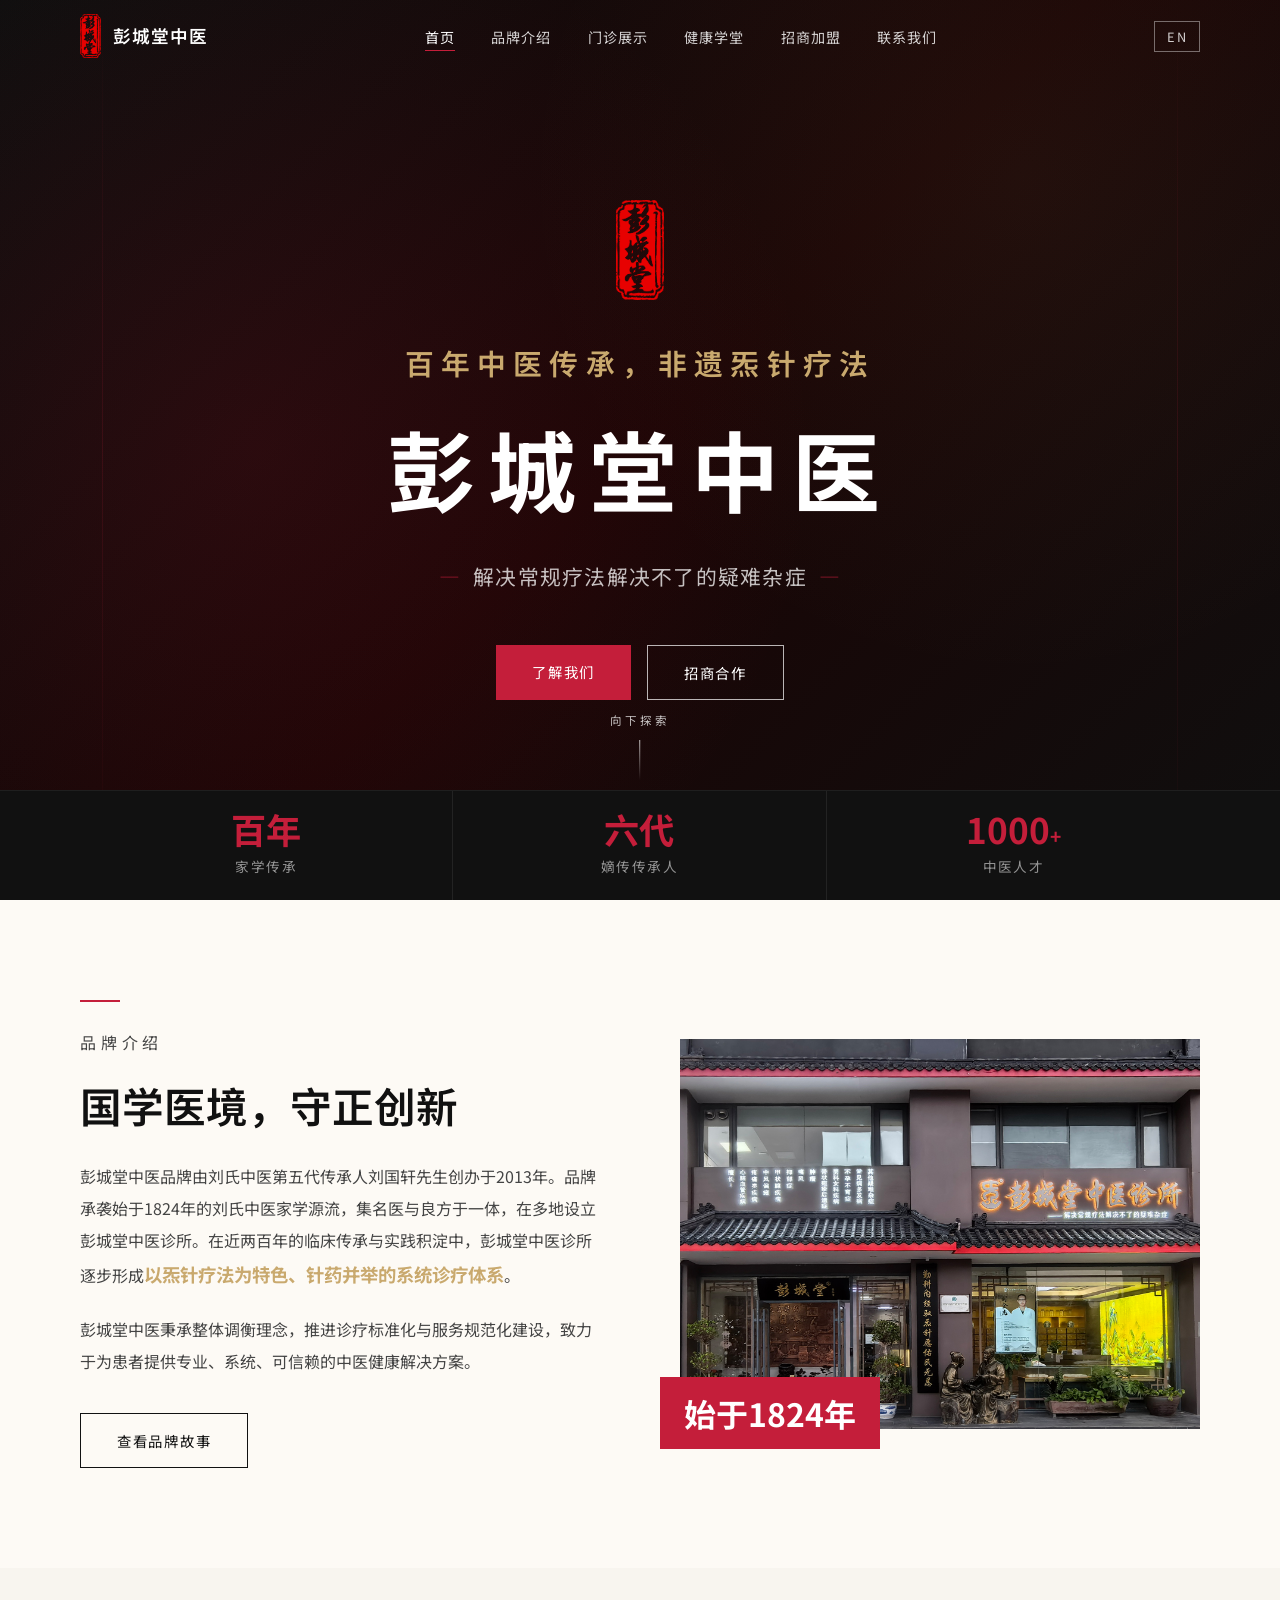
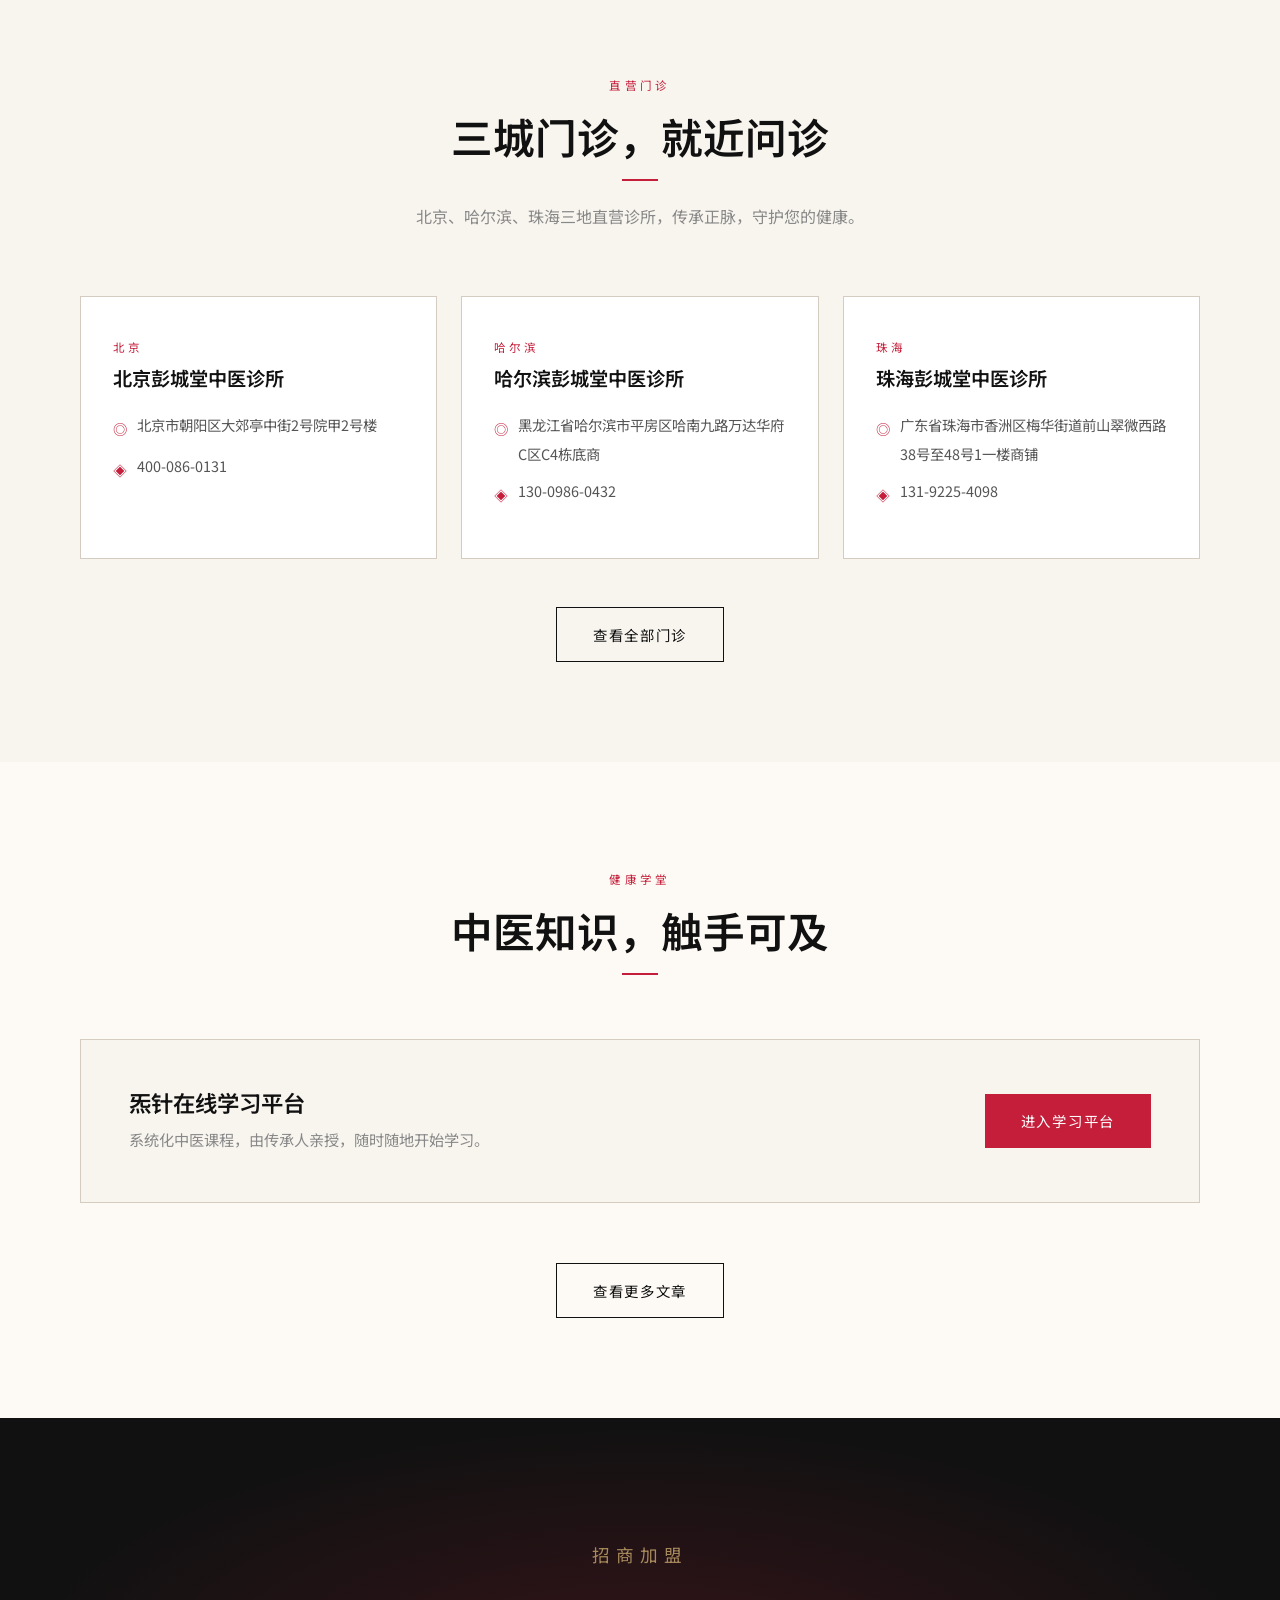
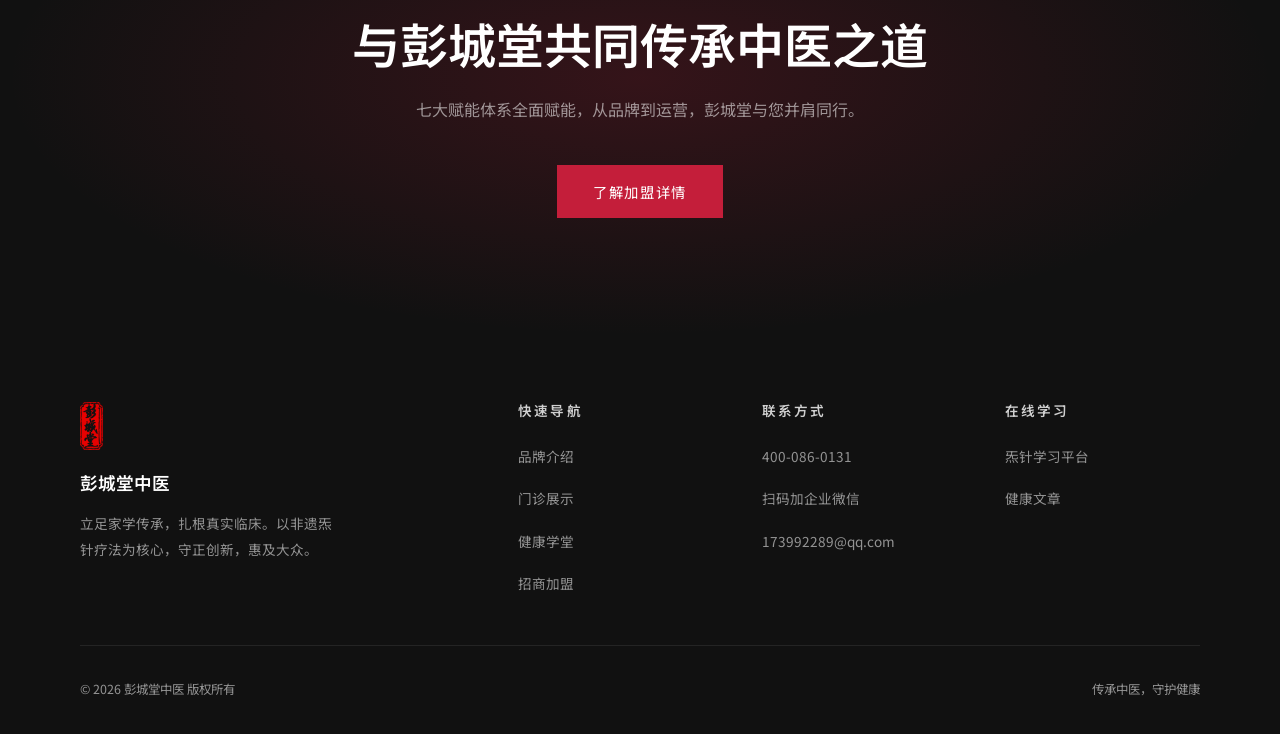
<file: index.html>
<!DOCTYPE html>
<html lang="zh-CN">
<head>
  <meta charset="UTF-8" />
  <link rel="icon" type="image/png" href="assets/weblogo.png">
  <meta name="viewport" content="width=device-width, initial-scale=1.0" />
  <title>彭城堂中医 — 解决常规疗法解决不了的疑难杂症</title>
  <meta name="description" content="彭城堂中医，200年家学传承，以非遗炁针疗法为核心，专注疑难杂症诊疗。北京、哈尔滨、珠海三地门诊。" />
  <meta name="keywords" content="彭城堂中医,炁针疗法,中医诊所,疑难杂症,中医加盟" />
  <link rel="canonical" href="https://www.pengchengtangtcm.com/" />
  <link rel="stylesheet" href="css/style.css" />
  <link rel="preconnect" href="https://fonts.googleapis.com" />
  <link rel="preconnect" href="https://fonts.gstatic.com" crossorigin />
  <link href="https://fonts.googleapis.com/css2?family=Noto+Sans+SC:wght@400;500;700&display=swap" rel="stylesheet" />
</head>
<body>

<!-- ══ NAVIGATION ══ -->
<nav class="nav" id="nav">
  <div class="nav-inner">
    <a href="index.html" class="nav-logo">
      <img src="assets/logo.png" alt="彭城堂中医" class="nav-logo-img" />
      <span class="nav-logo-text" data-zh="彭城堂中医" data-en="Pengchengtang TCM">彭城堂中医</span>
    </a>

    <ul class="nav-links">
      <li><a href="index.html" class="active" data-zh="首页" data-en="Home">首页</a></li>
      <li><a href="about.html" data-zh="品牌介绍" data-en="About">品牌介绍</a></li>
      <li><a href="clinics.html" data-zh="门诊展示" data-en="Clinics">门诊展示</a></li>
      <li><a href="learning.html" data-zh="健康学堂" data-en="Learning">健康学堂</a></li>
      <li><a href="franchise.html" data-zh="招商加盟" data-en="Franchise">招商加盟</a></li>
      <li><a href="contact.html" data-zh="联系我们" data-en="Contact">联系我们</a></li>
    </ul>

    <div class="nav-right">
      <button class="lang-toggle" id="langToggle" aria-label="切换语言">EN</button>
      <button class="nav-hamburger" id="hamburger" aria-label="菜单" aria-expanded="false">
        <span></span><span></span><span></span>
      </button>
    </div>
  </div>
</nav>

<!-- Mobile Nav -->
<div class="nav-mobile" id="mobileNav">
  <a href="index.html" data-zh="首页" data-en="Home">首页</a>
  <a href="about.html" data-zh="品牌介绍" data-en="About">品牌介绍</a>
  <a href="clinics.html" data-zh="门诊展示" data-en="Clinics">门诊展示</a>
  <a href="learning.html" data-zh="健康学堂" data-en="Learning">健康学堂</a>
  <a href="franchise.html" data-zh="招商加盟" data-en="Franchise">招商加盟</a>
  <a href="contact.html" data-zh="联系我们" data-en="Contact">联系我们</a>
  <button class="lang-toggle" id="mobileLangToggle" style="align-self:flex-start;margin-top:8px;">EN</button>
</div>

<main>

<!-- ══ HERO ══ -->
<section class="hero" id="hero">
  <div class="hero-bg"></div>

  <!-- decorative vertical lines -->
  <div style="position:absolute;inset:0;pointer-events:none;z-index:1;">
    <div style="position:absolute;left:8%;top:0;bottom:0;width:1px;background:linear-gradient(to bottom,transparent,rgba(196,30,58,0.15),transparent);"></div>
    <div style="position:absolute;right:8%;top:0;bottom:0;width:1px;background:linear-gradient(to bottom,transparent,rgba(196,30,58,0.15),transparent);"></div>
  </div>

  <div class="hero-content">
    <img src="assets/logo.png" alt="彭城堂中医印章" class="hero-logo" />

    <p class="hero-label" data-zh="百年中医传承，非遗炁针疗法" data-en="A century-old heritage of traditional Chinese medicine, Intangible Cultural Heritage Qi-Needle Therapy.">百年中医传承，非遗炁针疗法</p>

    <h1 class="hero-title">
      彭城堂中医
      <span class="hero-title-en" data-zh="" data-en="Pengchengtang Traditional Chinese Medicine">Pengchengtang TCM</span>
    </h1>

    <p class="hero-slogan" data-zh="解决常规疗法解决不了的疑难杂症" data-en="Healing What Conventional Medicine Cannot">
      解决常规疗法解决不了的疑难杂症
    </p>

    <div class="hero-btns">
      <a href="about.html" class="btn btn-primary" data-zh="了解我们" data-en="Learn More">了解我们</a>
      <a href="franchise.html" class="btn btn-outline" data-zh="招商合作" data-en="Franchise Inquiry">招商合作</a>
    </div>
  </div>

  <div class="hero-scroll">
    <span data-zh="向下探索" data-en="Scroll">向下探索</span>
  </div>

  <section class="highlights">
    <div class="container">
      <div class="highlights-grid">
        <div class="highlight-item">
          <div class="highlight-num">百年</div>
          <div class="highlight-label" data-zh="家学传承" data-en="Years of Heritage">家学传承</div>
        </div>
        <div class="highlight-item">
          <div class="highlight-num">六代</div>
          <div class="highlight-label" data-zh="嫡传传承人" data-en="Generations of Masters">嫡传传承人</div>
        </div>
        <div class="highlight-item">
          <div class="highlight-num">1000<span style="font-size:1.2rem">+</span></div>
          <div class="highlight-label" data-zh="中医人才" data-en="TCM Practitioners Trained">中医人才</div>
        </div>
      </div>
    </div>
  </section>
</section>

<!-- ══ ABOUT PREVIEW ══ -->
<section class="section">
  <div class="container">
    <div class="about-preview">
      <div class="about-preview-text reveal">
        <div class="about-preview-line"></div>
        <p class="section-label" data-zh="品牌介绍" data-en="About Us">品牌介绍</p>
        <h2 class="section-title" style="text-align:left;margin-bottom:28px;" data-zh="国学医境，守正创新" data-en="Rooted in Heritage, Leading Innovation">国学医境，守正创新</h2>
        <p>
          <span data-zh="彭城堂中医品牌由刘氏中医第五代传承人刘国轩先生创办于2013年。品牌承袭始于1824年的刘氏中医家学源流，集名医与良方于一体，在多地设立彭城堂中医诊所。在近两百年的临床传承与实践积淀中，彭城堂中医诊所逐步形成" data-en="Pengchengtang TCM was founded in 2013 by Liu Guoxuan, the fifth-generation heir of the Liu family's TCM lineage. Rooted in a heritage dating back to 1824, the brand brings together renowned physicians and proven formulas across multiple clinic locations. Through nearly two centuries of clinical inheritance and practice, Pengchengtang has developed a ">彭城堂中医品牌由刘氏中医第五代传承人刘国轩先生创办于2013年。品牌承袭始于1824年的刘氏中医家学源流，集名医与良方于一体，在多地设立彭城堂中医诊所。在近两百年的临床传承与实践积淀中，彭城堂中医诊所逐步形成</span><strong style="font-size:1.15em;color:var(--gold);"><span data-zh="以炁针疗法为特色、针药并举的系统诊疗体系" data-en="systematic therapeutic approach centered on Qi Acupuncture, integrating both acupuncture and herbal medicine">以炁针疗法为特色、针药并举的系统诊疗体系</span></strong><span data-zh="。" data-en=".">。</span>
        </p>
        <p data-zh="彭城堂中医秉承整体调衡理念，推进诊疗标准化与服务规范化建设，致力于为患者提供专业、系统、可信赖的中医健康解决方案。" data-en="Guided by the philosophy of holistic balance, Pengchengtang advances standardized diagnosis and service, dedicated to providing patients with professional, systematic, and trustworthy TCM health solutions.">
          彭城堂中医秉承整体调衡理念，推进诊疗标准化与服务规范化建设，致力于为患者提供专业、系统、可信赖的中医健康解决方案。
        </p>
        <a href="about.html" class="btn btn-outline-dark" style="margin-top:16px;" data-zh="查看品牌故事" data-en="Our Story">查看品牌故事</a>
      </div>

      <div class="about-preview-img reveal reveal-delay-2">
        <div class="about-preview-img-main" style="padding:0;overflow:hidden;">
          <img src="assets/brand.png" alt="彭城堂中医" style="width:100%;height:100%;object-fit:cover;display:block;" />
        </div>
        <div class="about-preview-badge">
          <div class="about-preview-badge-num">始于1824年</div>
        </div>
      </div>
    </div>
  </div>
</section>

<!-- ══ CLINICS ══ -->
<section class="section section--gray">
  <div class="container">
    <div class="section-header reveal">
      <p class="section-label" data-zh="直营门诊" data-en="Our Clinics">直营门诊</p>
      <h2 class="section-title" data-zh="三城门诊，就近问诊" data-en="Three Cities, One Heritage">三城门诊，就近问诊</h2>
      <div class="section-divider"></div>
      <p class="section-desc" data-zh="北京、哈尔滨、珠海三地直营诊所，传承正脉，守护您的健康。" data-en="Direct clinics in Beijing, Harbin and Zhuhai — bringing authentic TCM heritage to your city.">北京、哈尔滨、珠海三地直营诊所，传承正脉，守护您的健康。</p>
    </div>

    <div class="clinics-grid">
      <div class="clinic-card reveal reveal-delay-1">
        <p class="clinic-city" data-zh="北京" data-en="Beijing">北京</p>
        <h3 class="clinic-name" data-zh="北京彭城堂中医诊所" data-en="Beijing Pengchengtang Clinic">北京彭城堂中医诊所</h3>
        <div class="clinic-info">
          <div class="clinic-info-item">
            <span class="clinic-info-icon">◎</span>
            <span data-zh="北京市朝阳区大郊亭中街2号院甲2号楼" data-en="Bldg A2, Yard 2, Dajiaoting Zhongjie, Chaoyang, Beijing">北京市朝阳区大郊亭中街2号院甲2号楼</span>
          </div>
          <div class="clinic-info-item">
            <span class="clinic-info-icon">◈</span>
            <span>400-086-0131</span>
          </div>
        </div>
      </div>

      <div class="clinic-card reveal reveal-delay-2">
        <p class="clinic-city" data-zh="哈尔滨" data-en="Harbin">哈尔滨</p>
        <h3 class="clinic-name" data-zh="哈尔滨彭城堂中医诊所" data-en="Harbin Pengchengtang Clinic">哈尔滨彭城堂中医诊所</h3>
        <div class="clinic-info">
          <div class="clinic-info-item">
            <span class="clinic-info-icon">◎</span>
            <span data-zh="黑龙江省哈尔滨市平房区哈南九路万达华府C区C4栋底商" data-en="C4 Ground Floor, Wanda Huafu C, Hanan 9th Rd, Pingfang, Harbin">黑龙江省哈尔滨市平房区哈南九路万达华府C区C4栋底商</span>
          </div>
          <div class="clinic-info-item">
            <span class="clinic-info-icon">◈</span>
            <span>130-0986-0432</span>
          </div>
        </div>
      </div>

      <div class="clinic-card reveal reveal-delay-3">
        <p class="clinic-city" data-zh="珠海" data-en="Zhuhai">珠海</p>
        <h3 class="clinic-name" data-zh="珠海彭城堂中医诊所" data-en="Zhuhai Pengchengtang Clinic">珠海彭城堂中医诊所</h3>
        <div class="clinic-info">
          <div class="clinic-info-item">
            <span class="clinic-info-icon">◎</span>
            <span data-zh="广东省珠海市香洲区梅华街道前山翠微西路38号至48号1一楼商铺" data-en="Shop 1F, 38-48 Cuiwei West Rd, Qianshan, Xiangzhou, Zhuhai">广东省珠海市香洲区梅华街道前山翠微西路38号至48号1一楼商铺</span>
          </div>
          <div class="clinic-info-item">
            <span class="clinic-info-icon">◈</span>
            <span>131-9225-4098</span>
          </div>
        </div>
      </div>
    </div>

    <div style="text-align:center;margin-top:48px;" class="reveal">
      <a href="clinics.html" class="btn btn-outline-dark" data-zh="查看全部门诊" data-en="View All Clinics">查看全部门诊</a>
    </div>
  </div>
</section>

<!-- ══ LEARNING ══ -->
<section class="section">
  <div class="container">
    <div class="section-header reveal">
      <p class="section-label" data-zh="健康学堂" data-en="Health Academy">健康学堂</p>
      <h2 class="section-title" data-zh="中医知识，触手可及" data-en="TCM Knowledge, Within Reach">中医知识，触手可及</h2>
      <div class="section-divider"></div>
    </div>

    <!-- Platform Link -->
    <div class="learning-cta reveal">
      <div class="learning-cta-text">
        <h3 data-zh="炁针在线学习平台" data-en="Qi Acupuncture Online Academy">炁针在线学习平台</h3>
        <p data-zh="系统化中医课程，由传承人亲授，随时随地开始学习。" data-en="Systematic TCM courses taught by heritage practitioners, learn anytime, anywhere.">系统化中医课程，由传承人亲授，随时随地开始学习。</p>
      </div>
      <a href="https://learn.pengchengtangtcm.com" target="_blank" rel="noopener" class="btn btn-primary" data-zh="进入学习平台" data-en="Enter Academy">进入学习平台</a>
    </div>

    <!-- Article Cards -->
    <div class="articles-grid" id="homeArticlesGrid"></div>

    <div class="articles-center reveal">
      <a href="learning.html" class="btn btn-outline-dark" data-zh="查看更多文章" data-en="More Articles">查看更多文章</a>
    </div>
  </div>
</section>

<!-- ══ FRANCHISE CTA ══ -->
<section class="franchise-hero">
  <div class="franchise-hero-content reveal">
    <p class="section-label" style="color:rgba(201,169,110,0.8);letter-spacing:0.35em;" data-zh="招商加盟" data-en="Franchise">招商加盟</p>
    <h2 style="font-size:clamp(1.8rem,4vw,3rem);color:#fff;margin-bottom:20px;" data-zh="与彭城堂共同传承中医之道" data-en="Partner With Us to Carry TCM Forward">与彭城堂共同传承中医之道</h2>
    <p style="font-size:1rem;color:rgba(255,255,255,0.55);max-width:560px;margin:0 auto 40px;" data-zh="七大赋能体系全面赋能，从品牌到运营，彭城堂与您并肩同行。" data-en="Seven empowerment systems, full support from brand to operations. Build your TCM practice with Pengchengtang.">七大赋能体系全面赋能，从品牌到运营，彭城堂与您并肩同行。</p>
    <a href="franchise.html" class="btn btn-primary" data-zh="了解加盟详情" data-en="Explore Franchise">了解加盟详情</a>
  </div>
</section>

</main>

<!-- ══ FOOTER ══ -->
<footer class="footer">
  <div class="container">
    <div class="footer-grid">
      <div>
        <img src="assets/logo.png" alt="彭城堂中医" class="footer-logo" />
        <p class="footer-brand-name" data-zh="彭城堂中医" data-en="Pengchengtang TCM">彭城堂中医</p>
        <p class="footer-brand-desc" data-zh="立足家学传承，扎根真实临床。以非遗炁针疗法为核心，守正创新，惠及大众。" data-en="Rooted in generational heritage and authentic clinical practice. Bringing authentic TCM to modern life.">立足家学传承，扎根真实临床。以非遗炁针疗法为核心，守正创新，惠及大众。</p>
      </div>
      <div class="footer-col">
        <h4 data-zh="快速导航" data-en="Navigation">快速导航</h4>
        <ul>
          <li><a href="about.html" data-zh="品牌介绍" data-en="About">品牌介绍</a></li>
          <li><a href="clinics.html" data-zh="门诊展示" data-en="Clinics">门诊展示</a></li>
          <li><a href="learning.html" data-zh="健康学堂" data-en="Learning">健康学堂</a></li>
          <li><a href="franchise.html" data-zh="招商加盟" data-en="Franchise">招商加盟</a></li>
        </ul>
      </div>
      <div class="footer-col">
        <h4 data-zh="联系方式" data-en="Contact">联系方式</h4>
        <ul>
          <li><a href="tel:4000860131">400-086-0131</a></li>
          <li><a href="contact.html" data-zh="扫码加企业微信" data-en="WeChat QR Code">扫码加企业微信</a></li>
          <li><a href="mailto:173992289@qq.com">173992289@qq.com</a></li>
        </ul>
      </div>
      <div class="footer-col">
        <h4 data-zh="在线学习" data-en="Online Learning">在线学习</h4>
        <ul>
          <li><a href="https://learn.pengchengtangtcm.com" target="_blank" rel="noopener" data-zh="炁针学习平台" data-en="Qi Acupuncture Academy">炁针学习平台</a></li>
          <li><a href="learning.html" data-zh="健康文章" data-en="Health Articles">健康文章</a></li>
        </ul>
      </div>
    </div>
    <div class="footer-bottom">
      <span data-zh="© 2026 彭城堂中医 版权所有" data-en="© 2025 Pengchengtang TCM. All Rights Reserved.">© 2026 彭城堂中医 版权所有</span>
      <span data-zh="传承中医，守护健康" data-en="Preserving TCM Heritage, Protecting Health">传承中医，守护健康</span>
    </div>
  </div>
</footer>

<script src="js/main.js"></script>
<script>
(async function() {
  const grid = document.getElementById('homeArticlesGrid');
  if (!grid) return;
  try {
    const res = await fetch('/api/articles.php?limit=3');
    const data = await res.json();
    const articles = data.articles || [];
    if (articles.length === 0) { grid.style.display = 'none'; return; }
    const delays = ['reveal-delay-1', 'reveal-delay-2', 'reveal-delay-3'];
    grid.innerHTML = articles.map((a, i) => {
      const thumb = a.thumbnail
        ? `<img src="${a.thumbnail}" alt="${a.title}" style="width:100%;height:100%;object-fit:cover;display:block;">`
        : `<div style="width:100%;height:100%;background:linear-gradient(135deg,#1a0505,#3d0a0a);display:flex;align-items:center;justify-content:center;"><span style="font-size:3rem;color:rgba(196,30,58,0.4);">炁</span></div>`;
      return `<a href="article.html?id=${a.id}" class="article-card reveal ${delays[i] || ''}">
        <div class="article-card-img">${thumb}</div>
        <div class="article-card-body">
          <p class="article-card-tag">${a.category || ''}</p>
          <h4 class="article-card-title">${a.title}</h4>
          <p class="article-card-date">${a.publishedDate || ''}</p>
        </div>
      </a>`;
    }).join('');
  } catch(e) { grid.style.display = 'none'; }
})();
</script>
</body>
</html>
</file>
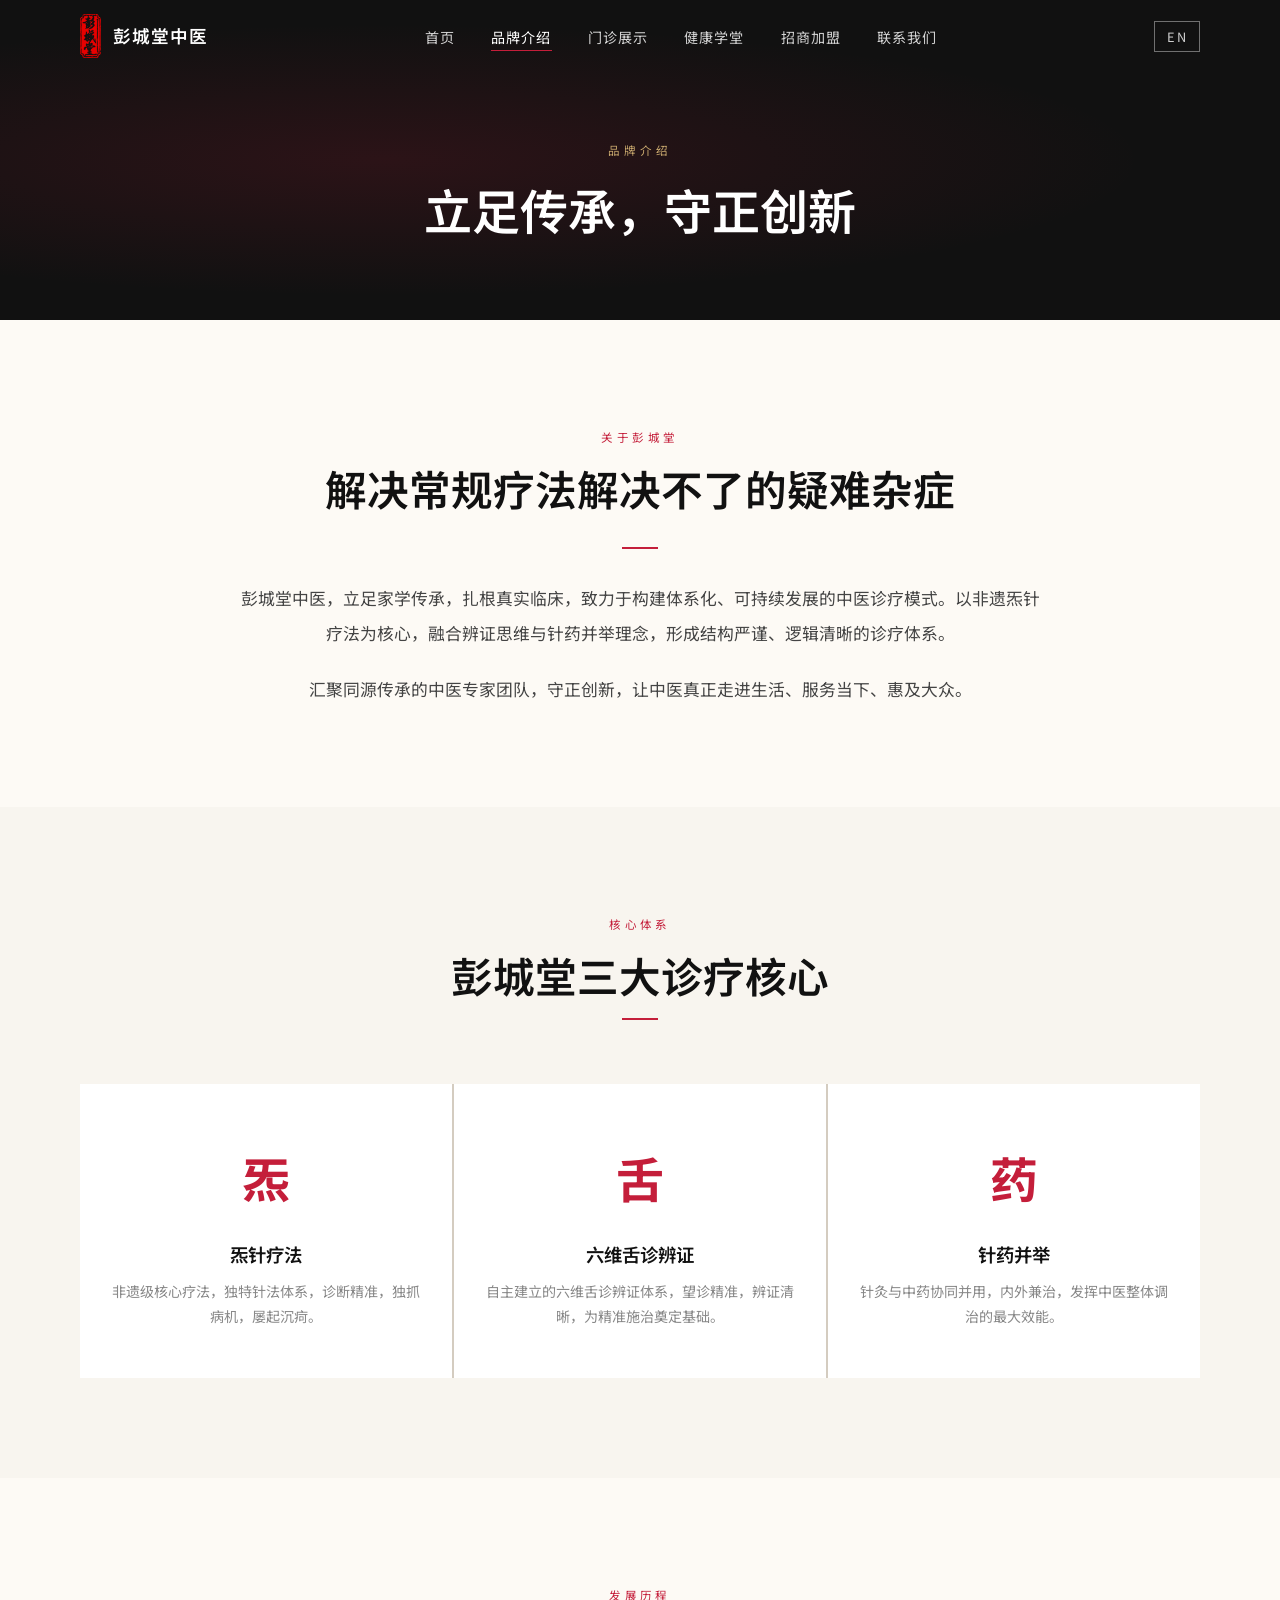
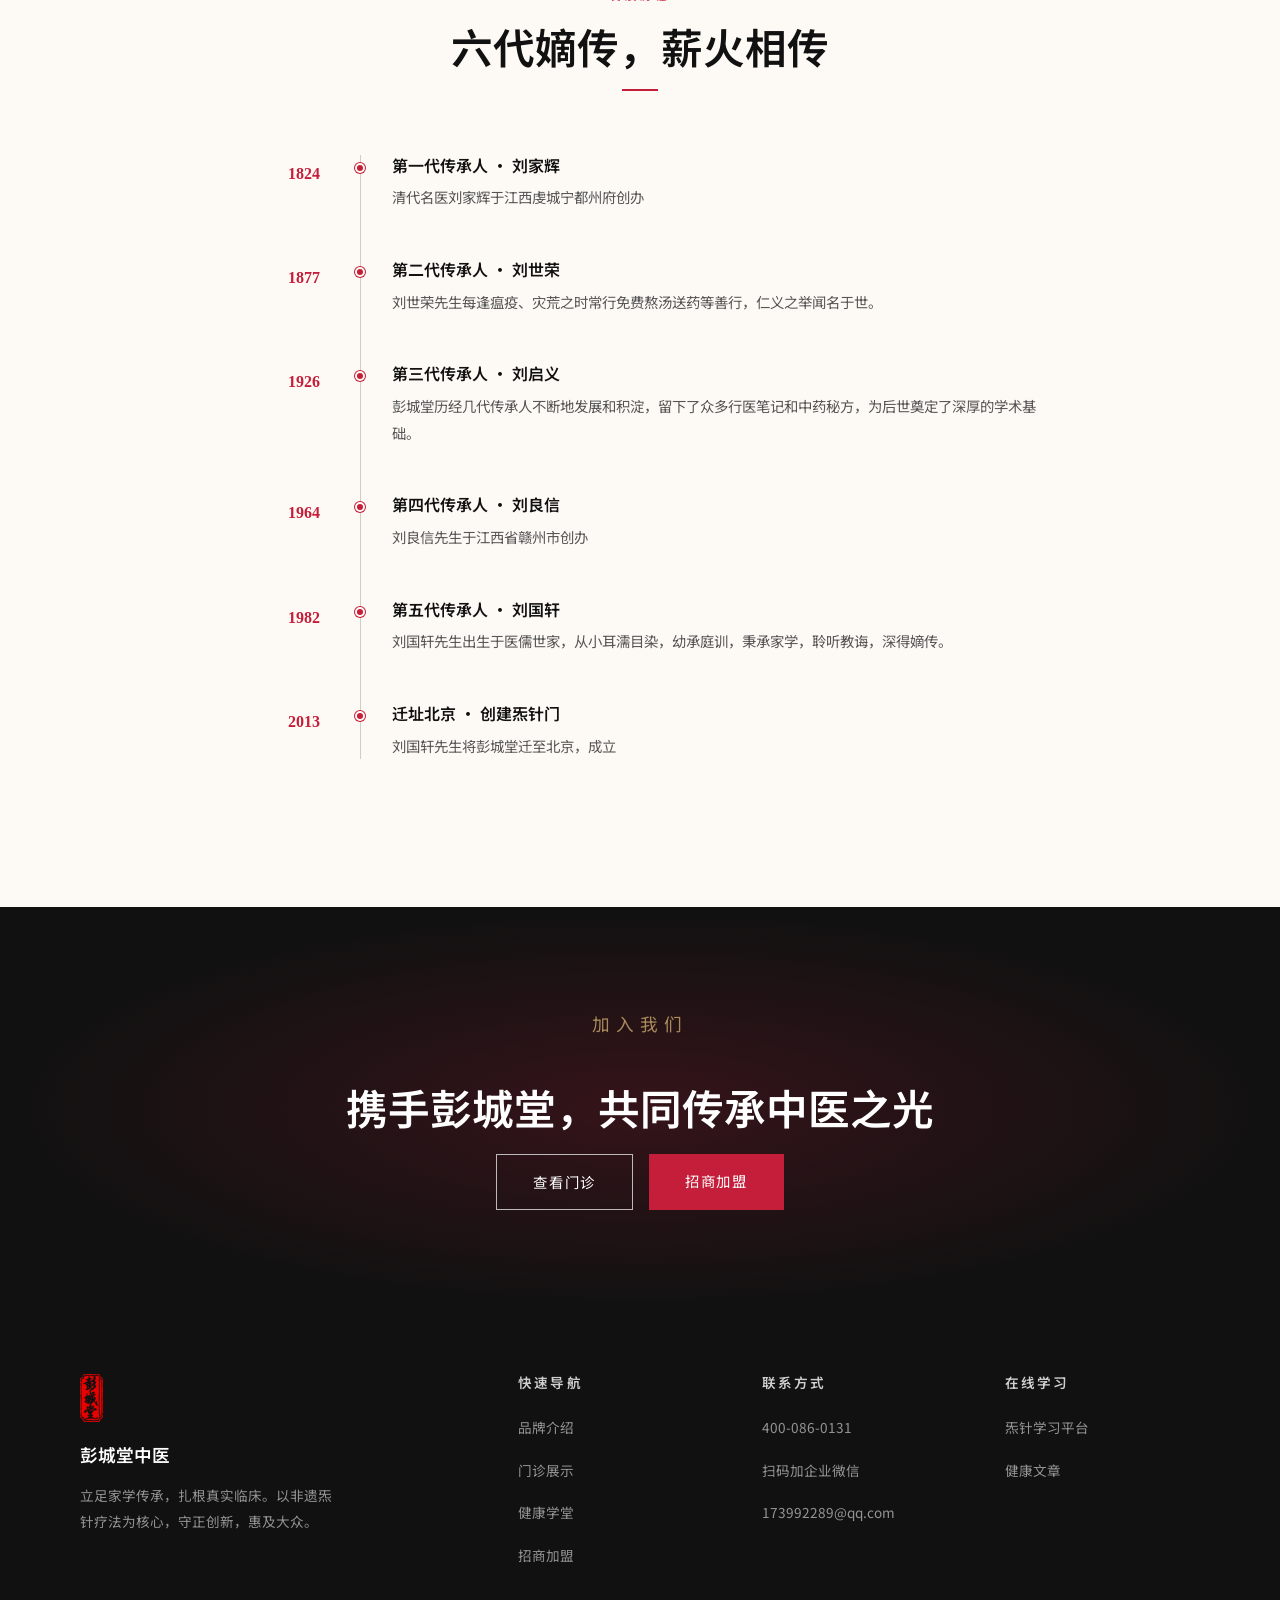
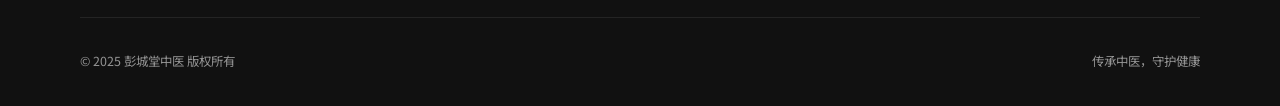
<file: about.html>
<!DOCTYPE html>
<html lang="zh-CN">
<head>
  <meta charset="UTF-8" />
  <link rel="icon" type="image/png" href="assets/weblogo.png">
  <meta name="viewport" content="width=device-width, initial-scale=1.0" />
  <title>品牌介绍 — 彭城堂中医</title>
  <meta name="description" content="彭城堂中医创立于1824年，六代嫡传，以非遗炁针疗法为核心，200年家学传承，专注疑难杂症诊疗。" />
  <link rel="stylesheet" href="css/style.css" />
  <link rel="preconnect" href="https://fonts.googleapis.com" />
  <link rel="preconnect" href="https://fonts.gstatic.com" crossorigin />
  <link href="https://fonts.googleapis.com/css2?family=Noto+Sans+SC:wght@400;500;700&display=swap" rel="stylesheet" />
</head>
<body>

<!-- ══ NAV ══ -->
<nav class="nav scrolled" id="nav">
  <div class="nav-inner">
    <a href="index.html" class="nav-logo">
      <img src="assets/logo.png" alt="彭城堂中医" class="nav-logo-img" />
      <span class="nav-logo-text" data-zh="彭城堂中医" data-en="Pengchengtang TCM">彭城堂中医</span>
    </a>
    <ul class="nav-links">
      <li><a href="index.html" data-zh="首页" data-en="Home">首页</a></li>
      <li><a href="about.html" class="active" data-zh="品牌介绍" data-en="About">品牌介绍</a></li>
      <li><a href="clinics.html" data-zh="门诊展示" data-en="Clinics">门诊展示</a></li>
      <li><a href="learning.html" data-zh="健康学堂" data-en="Learning">健康学堂</a></li>
      <li><a href="franchise.html" data-zh="招商加盟" data-en="Franchise">招商加盟</a></li>
      <li><a href="contact.html" data-zh="联系我们" data-en="Contact">联系我们</a></li>
    </ul>
    <div class="nav-right">
      <button class="lang-toggle" id="langToggle">EN</button>
      <button class="nav-hamburger" id="hamburger" aria-expanded="false">
        <span></span><span></span><span></span>
      </button>
    </div>
  </div>
</nav>
<div class="nav-mobile" id="mobileNav">
  <a href="index.html" data-zh="首页" data-en="Home">首页</a>
  <a href="about.html" data-zh="品牌介绍" data-en="About">品牌介绍</a>
  <a href="clinics.html" data-zh="门诊展示" data-en="Clinics">门诊展示</a>
  <a href="learning.html" data-zh="健康学堂" data-en="Learning">健康学堂</a>
  <a href="franchise.html" data-zh="招商加盟" data-en="Franchise">招商加盟</a>
  <a href="contact.html" data-zh="联系我们" data-en="Contact">联系我们</a>
  <button class="lang-toggle" id="mobileLangToggle" style="align-self:flex-start;margin-top:8px;">EN</button>
</div>

<main>

<!-- ══ PAGE HEADER ══ -->
<section class="page-header">
  <div class="page-header-content">
    <p class="page-header-label" data-zh="品牌介绍" data-en="About Us">品牌介绍</p>
    <h1 data-zh="立足传承，守正创新" data-en="Rooted in Heritage, Leading Innovation">立足传承，守正创新</h1>
  </div>
</section>

<!-- ══ BRAND INTRO ══ -->
<section class="section">
  <div class="container">
    <div style="max-width:800px;margin:0 auto;text-align:center;" class="reveal">
      <p class="section-label" data-zh="关于彭城堂" data-en="Our Mission">关于彭城堂</p>
      <h2 class="section-title" style="margin-bottom:32px;" data-zh="解决常规疗法解决不了的疑难杂症" data-en="Healing What Conventional Medicine Cannot">解决常规疗法解决不了的疑难杂症</h2>
      <div class="section-divider" style="margin-bottom:32px;"></div>
      <p style="font-size:1.05rem;color:#444;line-height:2.1;margin-bottom:20px;"
         data-zh="彭城堂中医，立足家学传承，扎根真实临床，致力于构建体系化、可持续发展的中医诊疗模式。以非遗炁针疗法为核心，融合辨证思维与针药并举理念，形成结构严谨、逻辑清晰的诊疗体系。"
         data-en="Rooted in generational heritage and authentic clinical practice, Pengchengtang TCM is dedicated to building a systematic, sustainable model of Traditional Chinese Medicine. With our proprietary Qi Acupuncture therapy at its core, we integrate diagnostic thinking and the synergy of acupuncture and herbal medicine.">
        彭城堂中医，立足家学传承，扎根真实临床，致力于构建体系化、可持续发展的中医诊疗模式。以非遗炁针疗法为核心，融合辨证思维与针药并举理念，形成结构严谨、逻辑清晰的诊疗体系。
      </p>
      <p style="font-size:1.05rem;color:#444;line-height:2.1;"
         data-zh="汇聚同源传承的中医专家团队，守正创新，让中医真正走进生活、服务当下、惠及大众。"
         data-en="Our team of heritage practitioners works to bring authentic TCM into modern life — serving patients today and building the future of Chinese medicine.">
        汇聚同源传承的中医专家团队，守正创新，让中医真正走进生活、服务当下、惠及大众。
      </p>
    </div>
  </div>
</section>

<!-- ══ THREE PILLARS ══ -->
<section class="section section--gray">
  <div class="container">
    <div class="section-header reveal">
      <p class="section-label" data-zh="核心体系" data-en="Core Systems">核心体系</p>
      <h2 class="section-title" data-zh="彭城堂三大诊疗核心" data-en="Three Pillars of Our Practice">彭城堂三大诊疗核心</h2>
      <div class="section-divider"></div>
    </div>
    <div style="display:grid;grid-template-columns:repeat(3,1fr);gap:2px;background:var(--border);">
      <div class="empowerment-item reveal reveal-delay-1" style="text-align:center;padding:48px 32px;">
        <div style="font-size:3rem;color:var(--red);margin-bottom:20px;font-weight:700;">炁</div>
        <h3 class="emp-title" style="font-size:1.15rem;margin-bottom:12px;" data-zh="炁针疗法" data-en="Qi Acupuncture">炁针疗法</h3>
        <p class="emp-desc" data-zh="非遗级核心疗法，独特针法体系，诊断精准，独抓病机，屡起沉疴。" data-en="An intangible cultural heritage therapy with a unique acupuncture system — precise diagnosis, targeting root causes.">非遗级核心疗法，独特针法体系，诊断精准，独抓病机，屡起沉疴。</p>
      </div>
      <div class="empowerment-item reveal reveal-delay-2" style="text-align:center;padding:48px 32px;">
        <div style="font-size:3rem;color:var(--red);margin-bottom:20px;font-weight:700;">舌</div>
        <h3 class="emp-title" style="font-size:1.15rem;margin-bottom:12px;" data-zh="六维舌诊辨证" data-en="Six-Dimension Tongue Diagnosis">六维舌诊辨证</h3>
        <p class="emp-desc" data-zh="自主建立的六维舌诊辨证体系，望诊精准，辨证清晰，为精准施治奠定基础。" data-en="A proprietary six-dimension tongue diagnosis system — precise visual diagnosis forming the foundation of accurate treatment.">自主建立的六维舌诊辨证体系，望诊精准，辨证清晰，为精准施治奠定基础。</p>
      </div>
      <div class="empowerment-item reveal reveal-delay-3" style="text-align:center;padding:48px 32px;">
        <div style="font-size:3rem;color:var(--red);margin-bottom:20px;font-weight:700;">药</div>
        <h3 class="emp-title" style="font-size:1.15rem;margin-bottom:12px;" data-zh="针药并举" data-en="Acupuncture & Herbs">针药并举</h3>
        <p class="emp-desc" data-zh="针灸与中药协同并用，内外兼治，发挥中医整体调治的最大效能。" data-en="Synergistic use of acupuncture and herbal medicine — treating from within and without for maximum therapeutic effect.">针灸与中药协同并用，内外兼治，发挥中医整体调治的最大效能。</p>
      </div>
    </div>
  </div>
</section>

<!-- ══ TIMELINE ══ -->
<section class="section">
  <div class="container">
    <div class="section-header reveal">
      <p class="section-label" data-zh="发展历程" data-en="Our History">发展历程</p>
      <h2 class="section-title" data-zh="六代嫡传，薪火相传" data-en="Six Generations of Heritage">六代嫡传，薪火相传</h2>
      <div class="section-divider"></div>
    </div>

    <div class="timeline">

      <div class="timeline-item reveal">
        <div class="timeline-year">1824</div>
        <div class="timeline-dot"></div>
        <div class="timeline-content">
          <h4 data-zh="第一代传承人 · 刘家辉" data-en="1st Generation · Liu Jiahui">第一代传承人 · 刘家辉</h4>
          <p data-zh="清代名医刘家辉于江西虔城宁都州府创办"彭城堂"中医馆。善用古方结合针灸治疗伤寒杂病、五痨七伤、妇产婴幼等疾病，因救活各科危症、起死回生之力十居六七而誉满岭南。"
             data-en="Renowned physician Liu Jiahui founded Pengchengtang in Ningdu, Jiangxi. Skilled in combining classical formulas with acupuncture to treat complex diseases — famed throughout Lingnan for reviving critically ill patients.">
            清代名医刘家辉于江西虔城宁都州府创办"彭城堂"中医馆。善用古方结合针灸治疗伤寒杂病、五痨七伤、妇产婴幼等疾病，因救活各科危症、起死回生之力十居六七而誉满岭南。
          </p>
        </div>
      </div>

      <div class="timeline-item reveal">
        <div class="timeline-year">1877</div>
        <div class="timeline-dot"></div>
        <div class="timeline-content">
          <h4 data-zh="第二代传承人 · 刘世荣" data-en="2nd Generation · Liu Shirong">第二代传承人 · 刘世荣</h4>
          <p data-zh="刘世荣先生每逢瘟疫、灾荒之时常行免费熬汤送药等善行，仁义之举闻名于世。"
             data-en="Liu Shirong was known for his benevolence — freely distributing herbal medicine and soup during epidemics and famines, earning widespread renown for his charitable deeds.">
            刘世荣先生每逢瘟疫、灾荒之时常行免费熬汤送药等善行，仁义之举闻名于世。
          </p>
        </div>
      </div>

      <div class="timeline-item reveal">
        <div class="timeline-year">1926</div>
        <div class="timeline-dot"></div>
        <div class="timeline-content">
          <h4 data-zh="第三代传承人 · 刘启义" data-en="3rd Generation · Liu Qiyi">第三代传承人 · 刘启义</h4>
          <p data-zh="彭城堂历经几代传承人不断地发展和积淀，留下了众多行医笔记和中药秘方，为后世奠定了深厚的学术基础。"
             data-en="Under Liu Qiyi, Pengchengtang continued to grow, accumulating extensive clinical notes and secret herbal formulas that laid a deep academic foundation for future generations.">
            彭城堂历经几代传承人不断地发展和积淀，留下了众多行医笔记和中药秘方，为后世奠定了深厚的学术基础。
          </p>
        </div>
      </div>

      <div class="timeline-item reveal">
        <div class="timeline-year">1964</div>
        <div class="timeline-dot"></div>
        <div class="timeline-content">
          <h4 data-zh="第四代传承人 · 刘良信" data-en="4th Generation · Liu Liangxin">第四代传承人 · 刘良信</h4>
          <p data-zh="刘良信先生于江西省赣州市创办"宁都彭城堂中医诊所"。凭借处方独特、选料上乘、技术精湛，获得好口碑、好疗效，深受社会及民众的高度好评。"
             data-en="Liu Liangxin established Ningdu Pengchengtang Clinic in Ganzhou, Jiangxi. His distinctive prescriptions, premium ingredients, and refined technique earned exceptional reputation and clinical results.">
            刘良信先生于江西省赣州市创办"宁都彭城堂中医诊所"。凭借处方独特、选料上乘、技术精湛，获得好口碑、好疗效，深受社会及民众的高度好评。
          </p>
        </div>
      </div>

      <div class="timeline-item reveal">
        <div class="timeline-year">1982</div>
        <div class="timeline-dot"></div>
        <div class="timeline-content">
          <h4 data-zh="第五代传承人 · 刘国轩" data-en="5th Generation · Liu Guoxuan">第五代传承人 · 刘国轩</h4>
          <p data-zh="刘国轩先生出生于医儒世家，从小耳濡目染，幼承庭训，秉承家学，聆听教诲，深得嫡传。"
             data-en="Born into a family of physicians and scholars, Liu Guoxuan grew up immersed in TCM from childhood — receiving direct transmission of the family's medical lineage.">
            刘国轩先生出生于医儒世家，从小耳濡目染，幼承庭训，秉承家学，聆听教诲，深得嫡传。
          </p>
        </div>
      </div>

      <div class="timeline-item reveal">
        <div class="timeline-year">2013</div>
        <div class="timeline-dot"></div>
        <div class="timeline-content">
          <h4 data-zh="迁址北京 · 创建炁针门" data-en="Relocated to Beijing · Founded Qi Acupuncture School">迁址北京 · 创建炁针门</h4>
          <p data-zh="刘国轩先生将彭城堂迁至北京，成立"北京彭城堂中医馆"，并创建炁针门以薪火传承，广收数百门生，培养中医专业人才数以万计。其总结建立的炁针疗法诊疗体系、六维舌诊辨证体系诊断精准，独抓病机，屡起沉疴，确立了彭城堂·炁针门在现代中医领域学术界的地位。"
             data-en="Liu Guoxuan relocated Pengchengtang to Beijing, established the Beijing clinic, and founded the Qi Acupuncture School — training tens of thousands of TCM practitioners. His Qi Acupuncture system and Six-Dimension Tongue Diagnosis have established Pengchengtang's academic standing in modern TCM.">
            刘国轩先生将彭城堂迁至北京，成立"北京彭城堂中医馆"，并创建炁针门以薪火传承，广收数百门生，培养中医专业人才数以万计。其总结建立的炁针疗法诊疗体系、六维舌诊辨证体系诊断精准，独抓病机，屡起沉疴，确立了彭城堂·炁针门在现代中医领域学术界的地位。
          </p>
        </div>
      </div>

    </div>
  </div>
</section>

<!-- ══ CTA ══ -->
<section class="franchise-hero" style="padding:100px 0;">
  <div class="franchise-hero-content reveal">
    <p class="section-label" style="color:rgba(201,169,110,0.8);letter-spacing:0.35em;" data-zh="加入我们" data-en="Join Us">加入我们</p>
    <h2 style="font-size:clamp(1.6rem,3.5vw,2.6rem);color:#fff;margin-bottom:20px;"
        data-zh="携手彭城堂，共同传承中医之光" data-en="Partner With Pengchengtang, Carry TCM Forward">携手彭城堂，共同传承中医之光</h2>
    <div style="display:flex;gap:16px;justify-content:center;flex-wrap:wrap;margin-top:12px;">
      <a href="clinics.html" class="btn btn-outline" data-zh="查看门诊" data-en="Our Clinics">查看门诊</a>
      <a href="franchise.html" class="btn btn-primary" data-zh="招商加盟" data-en="Franchise">招商加盟</a>
    </div>
  </div>
</section>

</main>

<!-- ══ FOOTER ══ -->
<footer class="footer">
  <div class="container">
    <div class="footer-grid">
      <div>
        <img src="assets/logo.png" alt="彭城堂中医" class="footer-logo" />
        <p class="footer-brand-name" data-zh="彭城堂中医" data-en="Pengchengtang TCM">彭城堂中医</p>
        <p class="footer-brand-desc" data-zh="立足家学传承，扎根真实临床。以非遗炁针疗法为核心，守正创新，惠及大众。" data-en="Rooted in generational heritage and authentic clinical practice. Bringing authentic TCM to modern life.">立足家学传承，扎根真实临床。以非遗炁针疗法为核心，守正创新，惠及大众。</p>
      </div>
      <div class="footer-col">
        <h4 data-zh="快速导航" data-en="Navigation">快速导航</h4>
        <ul>
          <li><a href="about.html" data-zh="品牌介绍" data-en="About">品牌介绍</a></li>
          <li><a href="clinics.html" data-zh="门诊展示" data-en="Clinics">门诊展示</a></li>
          <li><a href="learning.html" data-zh="健康学堂" data-en="Learning">健康学堂</a></li>
          <li><a href="franchise.html" data-zh="招商加盟" data-en="Franchise">招商加盟</a></li>
        </ul>
      </div>
      <div class="footer-col">
        <h4 data-zh="联系方式" data-en="Contact">联系方式</h4>
        <ul>
          <li><a href="tel:4000860131">400-086-0131</a></li>
          <li><a href="contact.html" data-zh="扫码加企业微信" data-en="WeChat QR Code">扫码加企业微信</a></li>
          <li><a href="mailto:173992289@qq.com">173992289@qq.com</a></li>
        </ul>
      </div>
      <div class="footer-col">
        <h4 data-zh="在线学习" data-en="Online Learning">在线学习</h4>
        <ul>
          <li><a href="https://learn.pengchengtangtcm.com" target="_blank" rel="noopener" data-zh="炁针学习平台" data-en="Qi Acupuncture Academy">炁针学习平台</a></li>
          <li><a href="learning.html" data-zh="健康文章" data-en="Health Articles">健康文章</a></li>
        </ul>
      </div>
    </div>
    <div class="footer-bottom">
      <span data-zh="© 2025 彭城堂中医 版权所有" data-en="© 2025 Pengchengtang TCM. All Rights Reserved.">© 2025 彭城堂中医 版权所有</span>
      <span data-zh="传承中医，守护健康" data-en="Preserving TCM Heritage, Protecting Health">传承中医，守护健康</span>
    </div>
  </div>
</footer>

<script src="js/main.js"></script>
</body>
</html>
</file>
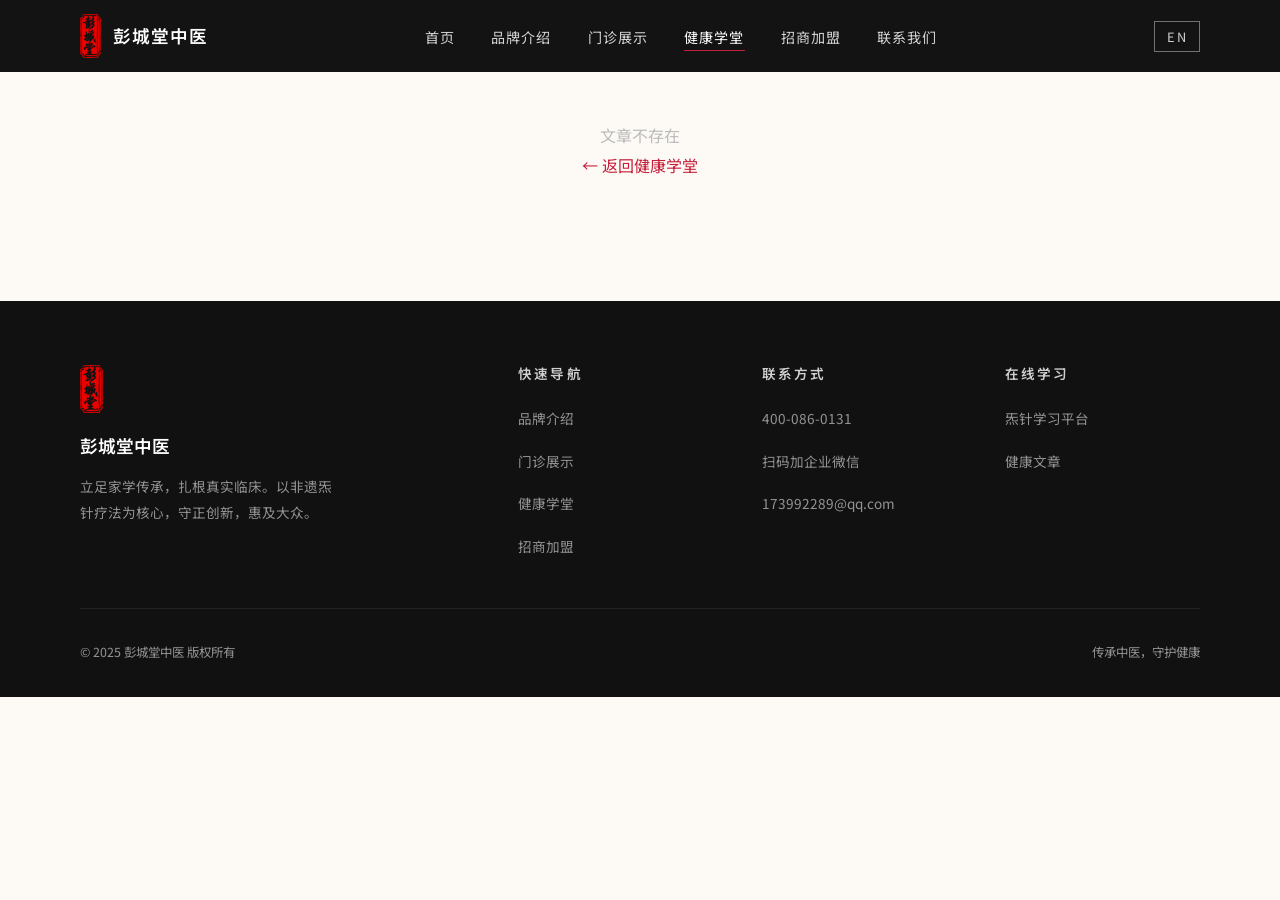
<file: article.html>
<!DOCTYPE html>
<html lang="zh-CN">
<head>
  <meta charset="UTF-8" />
  <link rel="icon" type="image/png" href="assets/weblogo.png">
  <meta name="viewport" content="width=device-width, initial-scale=1.0" />
  <title>文章详情 — 彭城堂中医</title>
  <link rel="stylesheet" href="css/style.css" />
  <link rel="preconnect" href="https://fonts.googleapis.com" />
  <link rel="preconnect" href="https://fonts.gstatic.com" crossorigin />
  <link href="https://fonts.googleapis.com/css2?family=Noto+Sans+SC:wght@400;500;700&display=swap" rel="stylesheet" />
  <style>
    .article-hero {
      height: 420px;
      background: var(--black);
      position: relative;
      overflow: hidden;
      display: flex;
      align-items: flex-end;
    }
    .article-hero img {
      position: absolute;
      inset: 0;
      width: 100%;
      height: 100%;
      object-fit: cover;
      opacity: 0.4;
    }
    .article-hero-ph {
      position: absolute;
      inset: 0;
      display: flex;
      align-items: center;
      justify-content: center;
      font-size: 10rem;
      font-weight: 700;
      color: rgba(196,30,58,0.12);
    }
    .article-hero-content {
      position: relative;
      z-index: 2;
      padding: 48px 40px;
      max-width: 860px;
      margin: 0 auto;
      width: 100%;
    }
    .article-hero-tag {
      font-size: .75rem;
      letter-spacing: .25em;
      color: var(--gold);
      margin-bottom: 14px;
    }
    .article-hero-title {
      font-size: clamp(1.6rem, 4vw, 2.4rem);
      color: #fff;
      line-height: 1.4;
      margin-bottom: 16px;
    }
    .article-hero-meta {
      font-size: .82rem;
      color: rgba(255,255,255,.5);
    }
    .article-body {
      max-width: 760px;
      margin: 64px auto;
      padding: 0 24px 80px;
      font-size: 1.05rem;
      line-height: 2;
      color: #333;
    }
    .article-body h1,.article-body h2,.article-body h3 {
      margin: 2em 0 .8em;
      line-height: 1.4;
      color: var(--black);
    }
    .article-body h1{font-size:1.8rem}
    .article-body h2{font-size:1.4rem}
    .article-body h3{font-size:1.15rem}
    .article-body p{margin-bottom:1.2em}
    .article-body img{max-width:100%;border-radius:6px;margin:1em 0}
    .article-body blockquote{border-left:3px solid var(--red);padding:12px 20px;margin:1.5em 0;background:#fef9f9;color:#555;font-style:italic}
    .article-body ul,.article-body ol{padding-left:1.8em;margin-bottom:1.2em}
    .article-body li{margin-bottom:.4em}
    .article-body a{color:var(--red);text-decoration:underline}
    .back-link {
      display: inline-flex;
      align-items: center;
      gap: 6px;
      color: var(--red);
      text-decoration: none;
      font-size: .9rem;
      margin-bottom: 40px;
    }
    .back-link:hover{opacity:.75}
    .loading {
      text-align: center;
      padding: 120px 20px;
      color: #bbb;
      font-size: 1rem;
    }
    .error-state {
      text-align: center;
      padding: 120px 20px;
      color: #bbb;
    }
    @media(max-width:768px){
      .article-hero{height:300px}
      .article-hero-content{padding:32px 20px}
    }
  </style>
</head>
<body>

<!-- ══ NAV ══ -->
<nav class="nav scrolled" id="nav">
  <div class="nav-inner">
    <a href="index.html" class="nav-logo">
      <img src="assets/logo.png" alt="彭城堂中医" class="nav-logo-img" />
      <span class="nav-logo-text" data-zh="彭城堂中医" data-en="Pengchengtang TCM">彭城堂中医</span>
    </a>
    <ul class="nav-links">
      <li><a href="index.html" data-zh="首页" data-en="Home">首页</a></li>
      <li><a href="about.html" data-zh="品牌介绍" data-en="About">品牌介绍</a></li>
      <li><a href="clinics.html" data-zh="门诊展示" data-en="Clinics">门诊展示</a></li>
      <li><a href="learning.html" class="active" data-zh="健康学堂" data-en="Learning">健康学堂</a></li>
      <li><a href="franchise.html" data-zh="招商加盟" data-en="Franchise">招商加盟</a></li>
      <li><a href="contact.html" data-zh="联系我们" data-en="Contact">联系我们</a></li>
    </ul>
    <div class="nav-right">
      <button class="lang-toggle" id="langToggle">EN</button>
      <button class="nav-hamburger" id="hamburger" aria-expanded="false">
        <span></span><span></span><span></span>
      </button>
    </div>
  </div>
</nav>
<div class="nav-mobile" id="mobileNav">
  <a href="index.html">首页</a>
  <a href="about.html">品牌介绍</a>
  <a href="clinics.html">门诊展示</a>
  <a href="learning.html">健康学堂</a>
  <a href="franchise.html">招商加盟</a>
  <a href="contact.html">联系我们</a>
  <button class="lang-toggle" id="mobileLangToggle" style="align-self:flex-start;margin-top:8px;">EN</button>
</div>

<main id="mainContent">
  <div class="loading">加载中...</div>
</main>

<!-- ══ FOOTER ══ -->
<footer class="footer">
  <div class="container">
    <div class="footer-grid">
      <div>
        <img src="assets/logo.png" alt="彭城堂中医" class="footer-logo" />
        <p class="footer-brand-name">彭城堂中医</p>
        <p class="footer-brand-desc">立足家学传承，扎根真实临床。以非遗炁针疗法为核心，守正创新，惠及大众。</p>
      </div>
      <div class="footer-col">
        <h4>快速导航</h4>
        <ul>
          <li><a href="about.html">品牌介绍</a></li>
          <li><a href="clinics.html">门诊展示</a></li>
          <li><a href="learning.html">健康学堂</a></li>
          <li><a href="franchise.html">招商加盟</a></li>
        </ul>
      </div>
      <div class="footer-col">
        <h4>联系方式</h4>
        <ul>
          <li><a href="tel:4000860131">400-086-0131</a></li>
          <li><a href="contact.html">扫码加企业微信</a></li>
          <li><a href="mailto:173992289@qq.com">173992289@qq.com</a></li>
        </ul>
      </div>
      <div class="footer-col">
        <h4>在线学习</h4>
        <ul>
          <li><a href="https://learn.pengchengtangtcm.com" target="_blank" rel="noopener">炁针学习平台</a></li>
          <li><a href="learning.html">健康文章</a></li>
        </ul>
      </div>
    </div>
    <div class="footer-bottom">
      <span>© 2025 彭城堂中医 版权所有</span>
      <span>传承中医，守护健康</span>
    </div>
  </div>
</footer>

<script src="js/main.js"></script>
<script>
async function loadArticle() {
  const params = new URLSearchParams(location.search);
  const id = params.get('id');
  const main = document.getElementById('mainContent');

  if (!id) {
    main.innerHTML = '<div class="error-state"><p>文章不存在</p><a href="learning.html" style="color:#C41E3A">← 返回健康学堂</a></div>';
    return;
  }

  try {
    const res = await fetch('/api/articles.php?id=' + encodeURIComponent(id) + '&full=1&limit=100');
    const data = await res.json();
    const articles = data.articles || [];
    const article = articles.find(a => a.id === id);

    if (!article) {
      main.innerHTML = '<div class="error-state"><p>文章未找到</p><a href="learning.html" style="color:#C41E3A">← 返回健康学堂</a></div>';
      return;
    }

    document.title = article.title + ' — 彭城堂中医';

    const heroImg = article.thumbnail
      ? `<img src="${article.thumbnail}" alt="${article.title}">`
      : `<div class="article-hero-ph">炁</div>`;

    const author = article.author ? article.author : '彭城堂医师团队';
    const metaParts = [author];
    if (article.publishedDate) metaParts.push(article.publishedDate);

    main.innerHTML = `
      <div class="article-hero">
        ${heroImg}
        <div class="article-hero-content">
          <p class="article-hero-tag">${article.category || ''}</p>
          <h1 class="article-hero-title">${article.title}</h1>
          <p class="article-hero-meta">${metaParts.join(' &ensp;·&ensp; ')}</p>
        </div>
      </div>
      <div class="article-body">
        <a href="learning.html" class="back-link">← 返回健康学堂</a>
        ${article.content || '<p>内容加载中...</p>'}
      </div>
    `;
  } catch(e) {
    main.innerHTML = '<div class="error-state"><p>加载失败，请稍后重试</p><a href="learning.html" style="color:#C41E3A">← 返回健康学堂</a></div>';
  }
}

loadArticle();
</script>
</body>
</html>
</file>
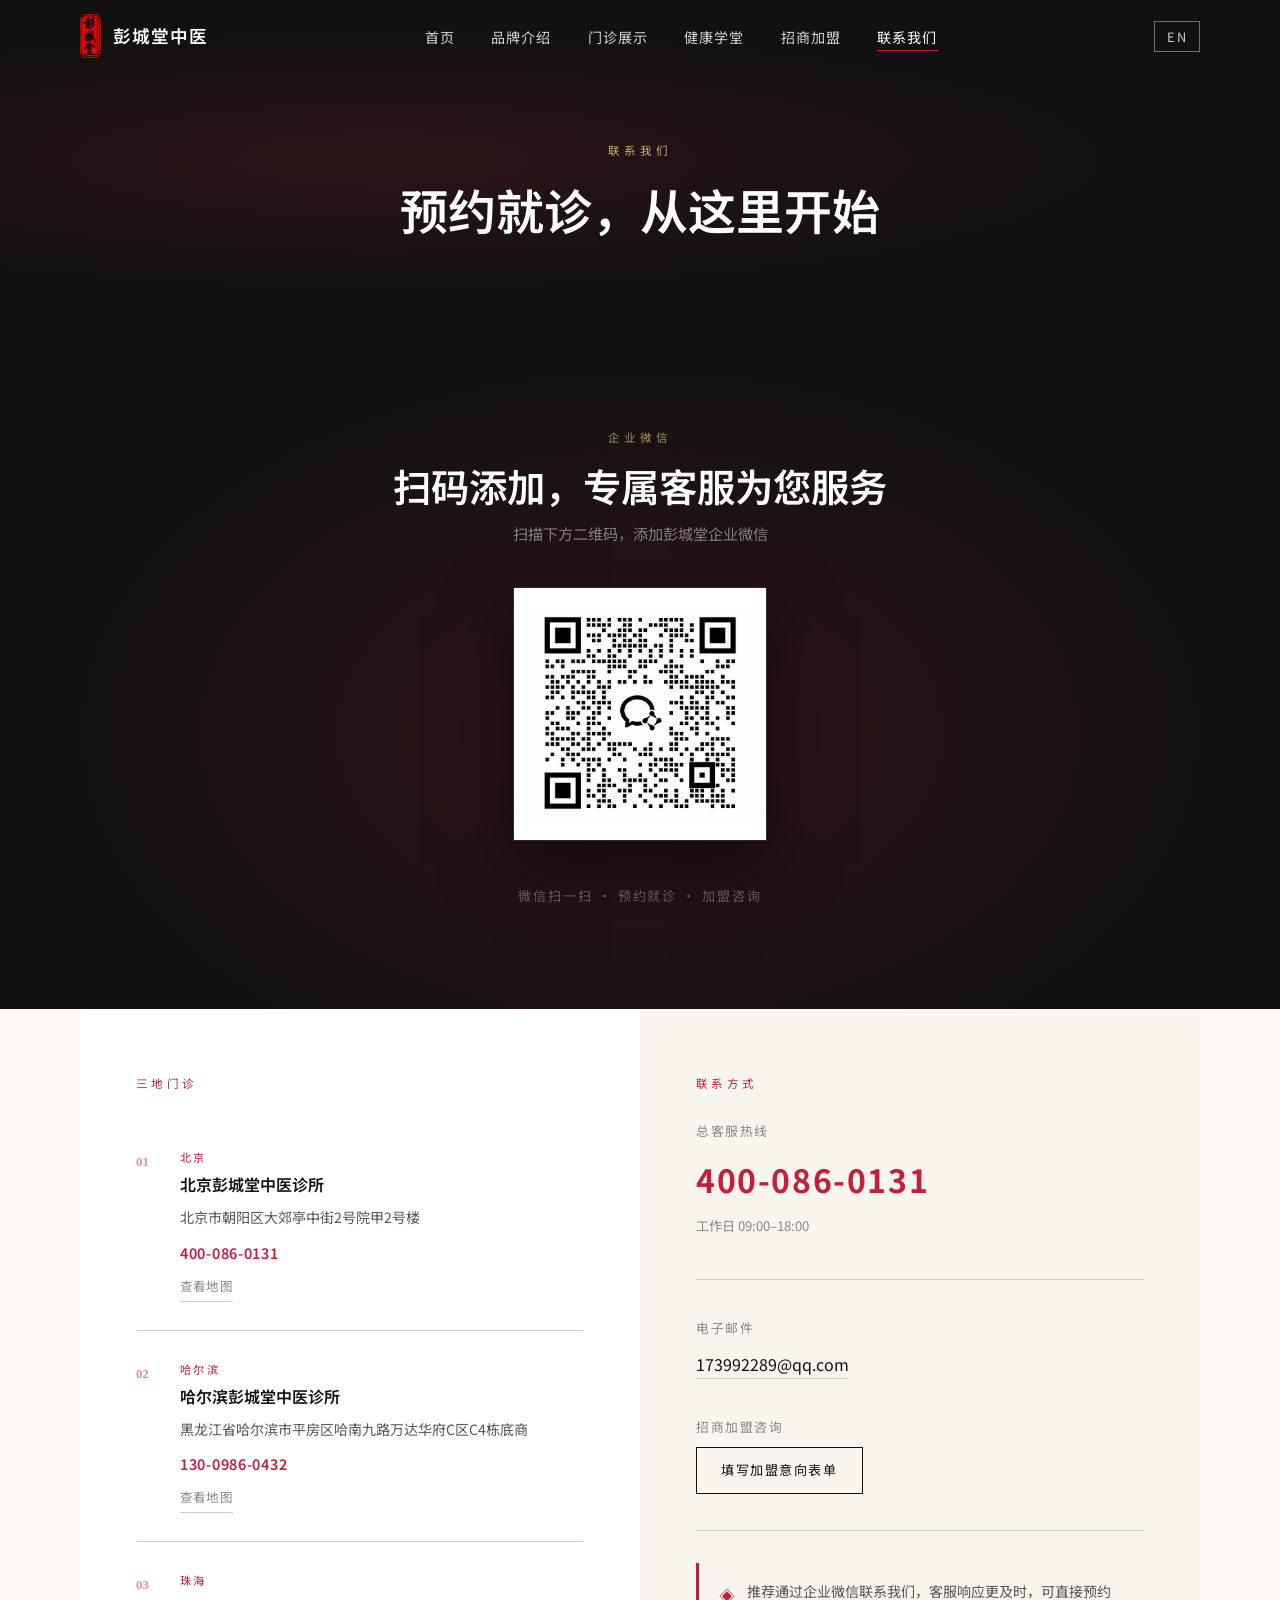
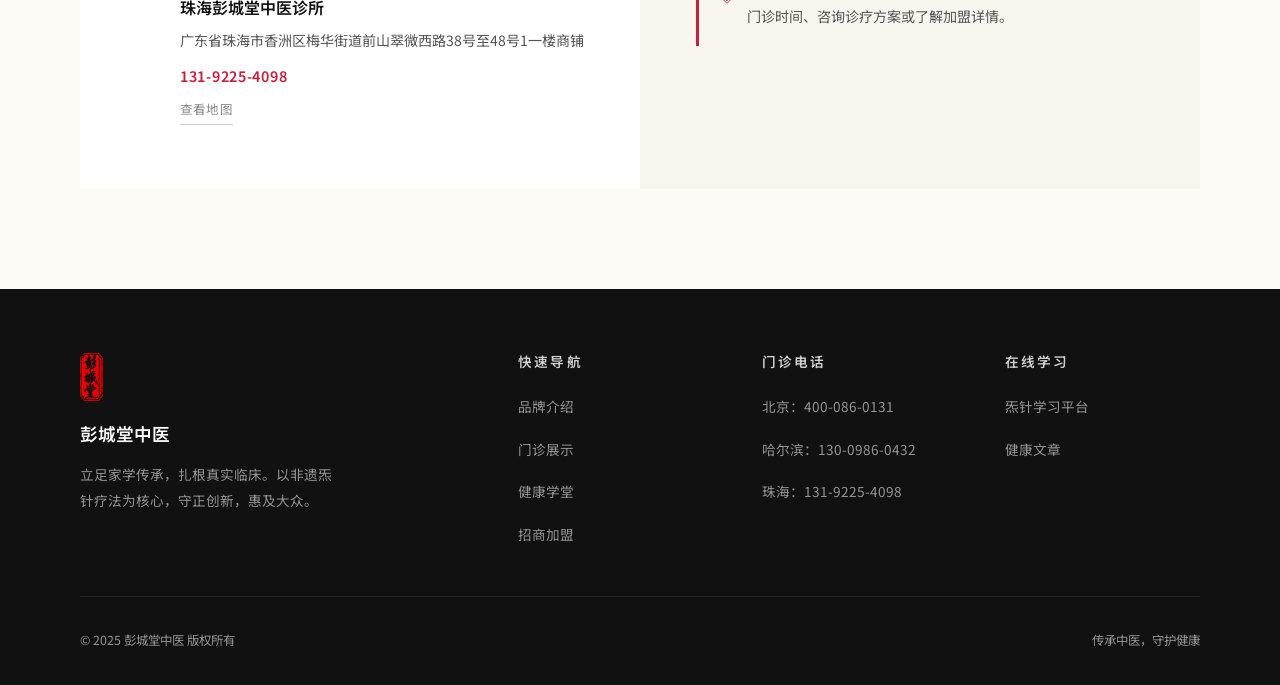
<file: contact.html>
<!DOCTYPE html>
<html lang="zh-CN">
<head>
  <meta charset="UTF-8" />
  <link rel="icon" type="image/png" href="assets/weblogo.png">
  <meta name="viewport" content="width=device-width, initial-scale=1.0" />
  <title>联系我们 — 彭城堂中医</title>
  <meta name="description" content="联系彭城堂中医：扫码加企业微信预约就诊，或致电北京、哈尔滨、珠海三地门诊。" />
  <link rel="stylesheet" href="css/style.css" />
  <link rel="preconnect" href="https://fonts.googleapis.com" />
  <link rel="preconnect" href="https://fonts.gstatic.com" crossorigin />
  <link href="https://fonts.googleapis.com/css2?family=Noto+Sans+SC:wght@400;500;700&display=swap" rel="stylesheet" />
  <style>
    /* QR Hero */
    .qr-hero {
      background: var(--black);
      padding: 100px 0;
      text-align: center;
      position: relative;
      overflow: hidden;
    }
    .qr-hero::before {
      content: '';
      position: absolute;
      inset: 0;
      background: radial-gradient(ellipse at 50% 60%, rgba(196,30,58,0.18) 0%, transparent 65%);
    }
    .qr-hero-inner { position: relative; z-index: 1; }
    .qr-frame {
      display: inline-block;
      padding: 16px;
      background: #fff;
      margin: 36px auto;
      box-shadow: 0 0 0 1px rgba(255,255,255,0.1), 0 24px 64px rgba(0,0,0,0.5);
    }
    .qr-frame img { width: 220px; height: 220px; display: block; object-fit: contain; }
    .qr-placeholder {
      width: 220px; height: 220px;
      display: flex; flex-direction: column;
      align-items: center; justify-content: center;
      background: var(--cream);
      color: var(--gray);
      font-size: 0.78rem;
      letter-spacing: 0.1em;
      gap: 12px;
    }
    /* Contact info grid */
    .contact-section {
      display: grid;
      grid-template-columns: 1fr 1fr;
      gap: 0;
      background: var(--border);
    }
    .contact-block {
      background: #fff;
      padding: 64px 56px;
    }
    .contact-block-title {
      font-size: 0.72rem;
      letter-spacing: 0.3em;
      color: var(--red);
      text-transform: uppercase;
      margin-bottom: 24px;
    }
    /* Clinic list */
    .clinic-list { display: flex; flex-direction: column; gap: 0; }
    .clinic-list-item {
      padding: 28px 0;
      border-bottom: 1px solid var(--border);
      display: grid;
      grid-template-columns: auto 1fr;
      gap: 20px;
      align-items: start;
    }
    .clinic-list-item:last-child { border-bottom: none; padding-bottom: 0; }
    .clinic-list-num {
      font-family: var(--font-en);
      font-size: 0.8rem;
      font-weight: 600;
      color: var(--red);
      opacity: 0.5;
      padding-top: 3px;
      width: 24px;
    }
    .clinic-list-city {
      font-size: 0.7rem;
      letter-spacing: 0.22em;
      color: var(--red);
      text-transform: uppercase;
      margin-bottom: 6px;
    }
    .clinic-list-name { font-size: 1rem; font-weight: 600; margin-bottom: 10px; }
    .clinic-list-addr { font-size: 0.88rem; color: #555; line-height: 1.8; margin-bottom: 6px; }
    .clinic-list-phone a { font-size: 0.9rem; color: var(--red); font-weight: 600; letter-spacing: 0.05em; }
    .clinic-list-phone a:hover { opacity: 0.75; }
    /* Map links */
    .map-link {
      display: inline-flex; align-items: center; gap: 6px;
      font-size: 0.78rem; letter-spacing: 0.1em;
      color: var(--gray); margin-top: 8px;
      border-bottom: 1px solid var(--border);
      padding-bottom: 2px;
      transition: color 0.2s, border-color 0.2s;
    }
    .map-link:hover { color: var(--black); border-color: var(--black); }
    /* WeChat block extras */
    .wechat-hint {
      display: flex; align-items: flex-start; gap: 12px;
      padding: 16px 20px;
      background: var(--cream);
      border-left: 3px solid var(--red);
      margin-top: 32px;
      font-size: 0.88rem;
      color: #555;
      line-height: 1.8;
    }
    .wechat-hint-icon { color: var(--red); font-size: 1rem; flex-shrink: 0; margin-top: 2px; }

    @media (max-width: 860px) {
      .contact-section { grid-template-columns: 1fr; }
      .contact-block { padding: 48px 28px; }
      .qr-frame img { width: 180px; height: 180px; }
      .qr-placeholder { width: 180px; height: 180px; }
    }
  </style>
</head>
<body>

<nav class="nav scrolled" id="nav">
  <div class="nav-inner">
    <a href="index.html" class="nav-logo">
      <img src="assets/logo.png" alt="彭城堂中医" class="nav-logo-img" />
      <span class="nav-logo-text" data-zh="彭城堂中医" data-en="Pengchengtang TCM">彭城堂中医</span>
    </a>
    <ul class="nav-links">
      <li><a href="index.html" data-zh="首页" data-en="Home">首页</a></li>
      <li><a href="about.html" data-zh="品牌介绍" data-en="About">品牌介绍</a></li>
      <li><a href="clinics.html" data-zh="门诊展示" data-en="Clinics">门诊展示</a></li>
      <li><a href="learning.html" data-zh="健康学堂" data-en="Learning">健康学堂</a></li>
      <li><a href="franchise.html" data-zh="招商加盟" data-en="Franchise">招商加盟</a></li>
      <li><a href="contact.html" class="active" data-zh="联系我们" data-en="Contact">联系我们</a></li>
    </ul>
    <div class="nav-right">
      <button class="lang-toggle" id="langToggle">EN</button>
      <button class="nav-hamburger" id="hamburger" aria-expanded="false"><span></span><span></span><span></span></button>
    </div>
  </div>
</nav>
<div class="nav-mobile" id="mobileNav">
  <a href="index.html" data-zh="首页" data-en="Home">首页</a>
  <a href="about.html" data-zh="品牌介绍" data-en="About">品牌介绍</a>
  <a href="clinics.html" data-zh="门诊展示" data-en="Clinics">门诊展示</a>
  <a href="learning.html" data-zh="健康学堂" data-en="Learning">健康学堂</a>
  <a href="franchise.html" data-zh="招商加盟" data-en="Franchise">招商加盟</a>
  <a href="contact.html" data-zh="联系我们" data-en="Contact">联系我们</a>
  <button class="lang-toggle" id="mobileLangToggle" style="align-self:flex-start;margin-top:8px;">EN</button>
</div>

<main>

<!-- PAGE HEADER -->
<section class="page-header">
  <div class="page-header-content">
    <p class="page-header-label" data-zh="联系我们" data-en="Contact Us">联系我们</p>
    <h1 data-zh="预约就诊，从这里开始" data-en="Your Health Journey Starts Here">预约就诊，从这里开始</h1>
  </div>
</section>

<!-- QR HERO -->
<section class="qr-hero">
  <div class="qr-hero-inner">
    <p class="section-label" style="color:rgba(201,169,110,0.8);letter-spacing:0.35em;"
       data-zh="企业微信" data-en="Enterprise WeChat">企业微信</p>
    <h2 style="font-size:clamp(1.5rem,3.5vw,2.4rem);color:#fff;margin-bottom:8px;"
        data-zh="扫码添加，专属客服为您服务" data-en="Scan to Connect — Dedicated Support for You">扫码添加，专属客服为您服务</h2>
    <p style="font-size:0.95rem;color:rgba(255,255,255,0.45);margin-bottom:4px;"
       data-zh="扫描下方二维码，添加彭城堂企业微信" data-en="Scan the QR code below to add Pengchengtang's Enterprise WeChat">扫描下方二维码，添加彭城堂企业微信</p>

    <div class="qr-frame">
      <img src="assets/qrcode.png" alt="彭城堂企业微信二维码"
           onerror="this.style.display='none';this.nextElementSibling.style.display='flex';" />
      <div class="qr-placeholder" style="display:none;">
        <svg width="40" height="40" viewBox="0 0 24 24" fill="none" stroke="#C41E3A" stroke-width="1.5"><rect x="3" y="3" width="7" height="7"/><rect x="14" y="3" width="7" height="7"/><rect x="3" y="14" width="7" height="7"/><path d="M14 14h.01M17 14h.01M14 17h.01M17 17h.01M20 14v3M20 20v.01"/></svg>
        <span data-zh="企业微信二维码" data-en="WeChat QR Code">企业微信二维码</span>
      </div>
    </div>

    <p style="font-size:0.82rem;color:rgba(255,255,255,0.3);letter-spacing:0.15em;"
       data-zh="微信扫一扫 · 预约就诊 · 加盟咨询" data-en="Scan with WeChat · Book Appointment · Franchise Inquiry">微信扫一扫 · 预约就诊 · 加盟咨询</p>
  </div>
</section>

<!-- CONTACT DETAILS -->
<section class="section" style="padding-top:0;">
  <div class="container" style="padding-top:0;">
    <div class="contact-section reveal">

      <!-- Clinics Column -->
      <div class="contact-block">
        <p class="contact-block-title" data-zh="三地门诊" data-en="Our Clinics">三地门诊</p>
        <div class="clinic-list">

          <div class="clinic-list-item">
            <span class="clinic-list-num">01</span>
            <div>
              <p class="clinic-list-city" data-zh="北京" data-en="Beijing">北京</p>
              <h3 class="clinic-list-name" data-zh="北京彭城堂中医诊所" data-en="Beijing Pengchengtang TCM Clinic">北京彭城堂中医诊所</h3>
              <p class="clinic-list-addr" data-zh="北京市朝阳区大郊亭中街2号院甲2号楼" data-en="Bldg A2, Yard 2, Dajiaoting Zhongjie, Chaoyang, Beijing">北京市朝阳区大郊亭中街2号院甲2号楼</p>
              <p class="clinic-list-phone"><a href="tel:4000860131">400-086-0131</a></p>
              <a href="https://map.baidu.com/search/北京市朝阳区大郊亭中街2号院甲2号楼" target="_blank" rel="noopener" class="map-link"
                 data-zh="查看地图" data-en="View Map">
                查看地图 →
              </a>
            </div>
          </div>

          <div class="clinic-list-item">
            <span class="clinic-list-num">02</span>
            <div>
              <p class="clinic-list-city" data-zh="哈尔滨" data-en="Harbin">哈尔滨</p>
              <h3 class="clinic-list-name" data-zh="哈尔滨彭城堂中医诊所" data-en="Harbin Pengchengtang TCM Clinic">哈尔滨彭城堂中医诊所</h3>
              <p class="clinic-list-addr" data-zh="黑龙江省哈尔滨市平房区哈南九路万达华府C区C4栋底商" data-en="C4 Ground Floor, Wanda Huafu Block C, Hanan 9th Rd, Pingfang, Harbin">黑龙江省哈尔滨市平房区哈南九路万达华府C区C4栋底商</p>
              <p class="clinic-list-phone"><a href="tel:13009860432">130-0986-0432</a></p>
              <a href="https://map.baidu.com/search/哈尔滨市平房区哈南九路万达华府C区C4栋" target="_blank" rel="noopener" class="map-link"
                 data-zh="查看地图" data-en="View Map">
                查看地图 →
              </a>
            </div>
          </div>

          <div class="clinic-list-item">
            <span class="clinic-list-num">03</span>
            <div>
              <p class="clinic-list-city" data-zh="珠海" data-en="Zhuhai">珠海</p>
              <h3 class="clinic-list-name" data-zh="珠海彭城堂中医诊所" data-en="Zhuhai Pengchengtang TCM Clinic">珠海彭城堂中医诊所</h3>
              <p class="clinic-list-addr" data-zh="广东省珠海市香洲区梅华街道前山翠微西路38号至48号1一楼商铺" data-en="Shop 1F, 38-48 Cuiwei West Rd, Qianshan, Xiangzhou, Zhuhai">广东省珠海市香洲区梅华街道前山翠微西路38号至48号1一楼商铺</p>
              <p class="clinic-list-phone"><a href="tel:13192254098">131-9225-4098</a></p>
              <a href="https://map.baidu.com/search/珠海市香洲区翠微西路38号" target="_blank" rel="noopener" class="map-link"
                 data-zh="查看地图" data-en="View Map">
                查看地图 →
              </a>
            </div>
          </div>

        </div>
      </div>

      <!-- WeChat & Info Column -->
      <div class="contact-block" style="background:var(--cream);">
        <p class="contact-block-title" data-zh="联系方式" data-en="Get In Touch">联系方式</p>

        <!-- Primary contact -->
        <div style="margin-bottom:40px;">
          <p style="font-size:0.8rem;color:var(--gray);letter-spacing:0.12em;margin-bottom:6px;" data-zh="总客服热线" data-en="General Hotline">总客服热线</p>
          <a href="tel:4000860131" style="font-size:2rem;font-weight:700;color:var(--red);letter-spacing:0.05em;display:block;margin-bottom:4px;">400-086-0131</a>
          <p style="font-size:0.82rem;color:var(--gray);" data-zh="工作日 09:00–18:00" data-en="Mon–Fri 09:00–18:00">工作日 09:00–18:00</p>
        </div>

        <div style="width:100%;height:1px;background:var(--border);margin-bottom:36px;"></div>

        <!-- Email -->
        <div style="margin-bottom:36px;">
          <p style="font-size:0.8rem;color:var(--gray);letter-spacing:0.12em;margin-bottom:8px;" data-zh="电子邮件" data-en="Email">电子邮件</p>
          <a href="mailto:173992289@qq.com" style="font-size:1rem;color:var(--black);border-bottom:1px solid var(--border);padding-bottom:2px;transition:all 0.2s;">173992289@qq.com</a>
        </div>

        <!-- Franchise -->
        <div style="margin-bottom:36px;">
          <p style="font-size:0.8rem;color:var(--gray);letter-spacing:0.12em;margin-bottom:8px;" data-zh="招商加盟咨询" data-en="Franchise Inquiry">招商加盟咨询</p>
          <a href="franchise.html" class="btn btn-outline-dark" style="font-size:0.82rem;padding:10px 24px;"
             data-zh="填写加盟意向表单" data-en="Submit Franchise Inquiry">填写加盟意向表单</a>
        </div>

        <div style="width:100%;height:1px;background:var(--border);margin-bottom:28px;"></div>

        <!-- Hint box -->
        <div class="wechat-hint">
          <span class="wechat-hint-icon">◈</span>
          <p data-zh="推荐通过企业微信联系我们，客服响应更及时，可直接预约门诊时间、咨询诊疗方案或了解加盟详情。" data-en="We recommend contacting us via Enterprise WeChat for faster response — book appointments, consult treatment options, or inquire about franchise opportunities directly.">推荐通过企业微信联系我们，客服响应更及时，可直接预约门诊时间、咨询诊疗方案或了解加盟详情。</p>
        </div>

      </div>
    </div>
  </div>
</section>

</main>

<footer class="footer">
  <div class="container">
    <div class="footer-grid">
      <div>
        <img src="assets/logo.png" alt="彭城堂中医" class="footer-logo" />
        <p class="footer-brand-name" data-zh="彭城堂中医" data-en="Pengchengtang TCM">彭城堂中医</p>
        <p class="footer-brand-desc" data-zh="立足家学传承，扎根真实临床。以非遗炁针疗法为核心，守正创新，惠及大众。" data-en="Rooted in generational heritage and authentic clinical practice. Bringing authentic TCM to modern life.">立足家学传承，扎根真实临床。以非遗炁针疗法为核心，守正创新，惠及大众。</p>
      </div>
      <div class="footer-col">
        <h4 data-zh="快速导航" data-en="Navigation">快速导航</h4>
        <ul>
          <li><a href="about.html" data-zh="品牌介绍" data-en="About">品牌介绍</a></li>
          <li><a href="clinics.html" data-zh="门诊展示" data-en="Clinics">门诊展示</a></li>
          <li><a href="learning.html" data-zh="健康学堂" data-en="Learning">健康学堂</a></li>
          <li><a href="franchise.html" data-zh="招商加盟" data-en="Franchise">招商加盟</a></li>
        </ul>
      </div>
      <div class="footer-col">
        <h4 data-zh="门诊电话" data-en="Clinic Phones">门诊电话</h4>
        <ul>
          <li><a href="tel:4000860131" data-zh="北京：400-086-0131" data-en="Beijing: 400-086-0131">北京：400-086-0131</a></li>
          <li><a href="tel:13009860432" data-zh="哈尔滨：130-0986-0432" data-en="Harbin: 130-0986-0432">哈尔滨：130-0986-0432</a></li>
          <li><a href="tel:13192254098" data-zh="珠海：131-9225-4098" data-en="Zhuhai: 131-9225-4098">珠海：131-9225-4098</a></li>
        </ul>
      </div>
      <div class="footer-col">
        <h4 data-zh="在线学习" data-en="Online Learning">在线学习</h4>
        <ul>
          <li><a href="https://learn.pengchengtangtcm.com" target="_blank" rel="noopener" data-zh="炁针学习平台" data-en="Qi Acupuncture Academy">炁针学习平台</a></li>
          <li><a href="learning.html" data-zh="健康文章" data-en="Health Articles">健康文章</a></li>
        </ul>
      </div>
    </div>
    <div class="footer-bottom">
      <span data-zh="© 2025 彭城堂中医 版权所有" data-en="© 2025 Pengchengtang TCM. All Rights Reserved.">© 2025 彭城堂中医 版权所有</span>
      <span data-zh="传承中医，守护健康" data-en="Preserving TCM Heritage, Protecting Health">传承中医，守护健康</span>
    </div>
  </div>
</footer>

<script src="js/main.js"></script>
</body>
</html>
</file>
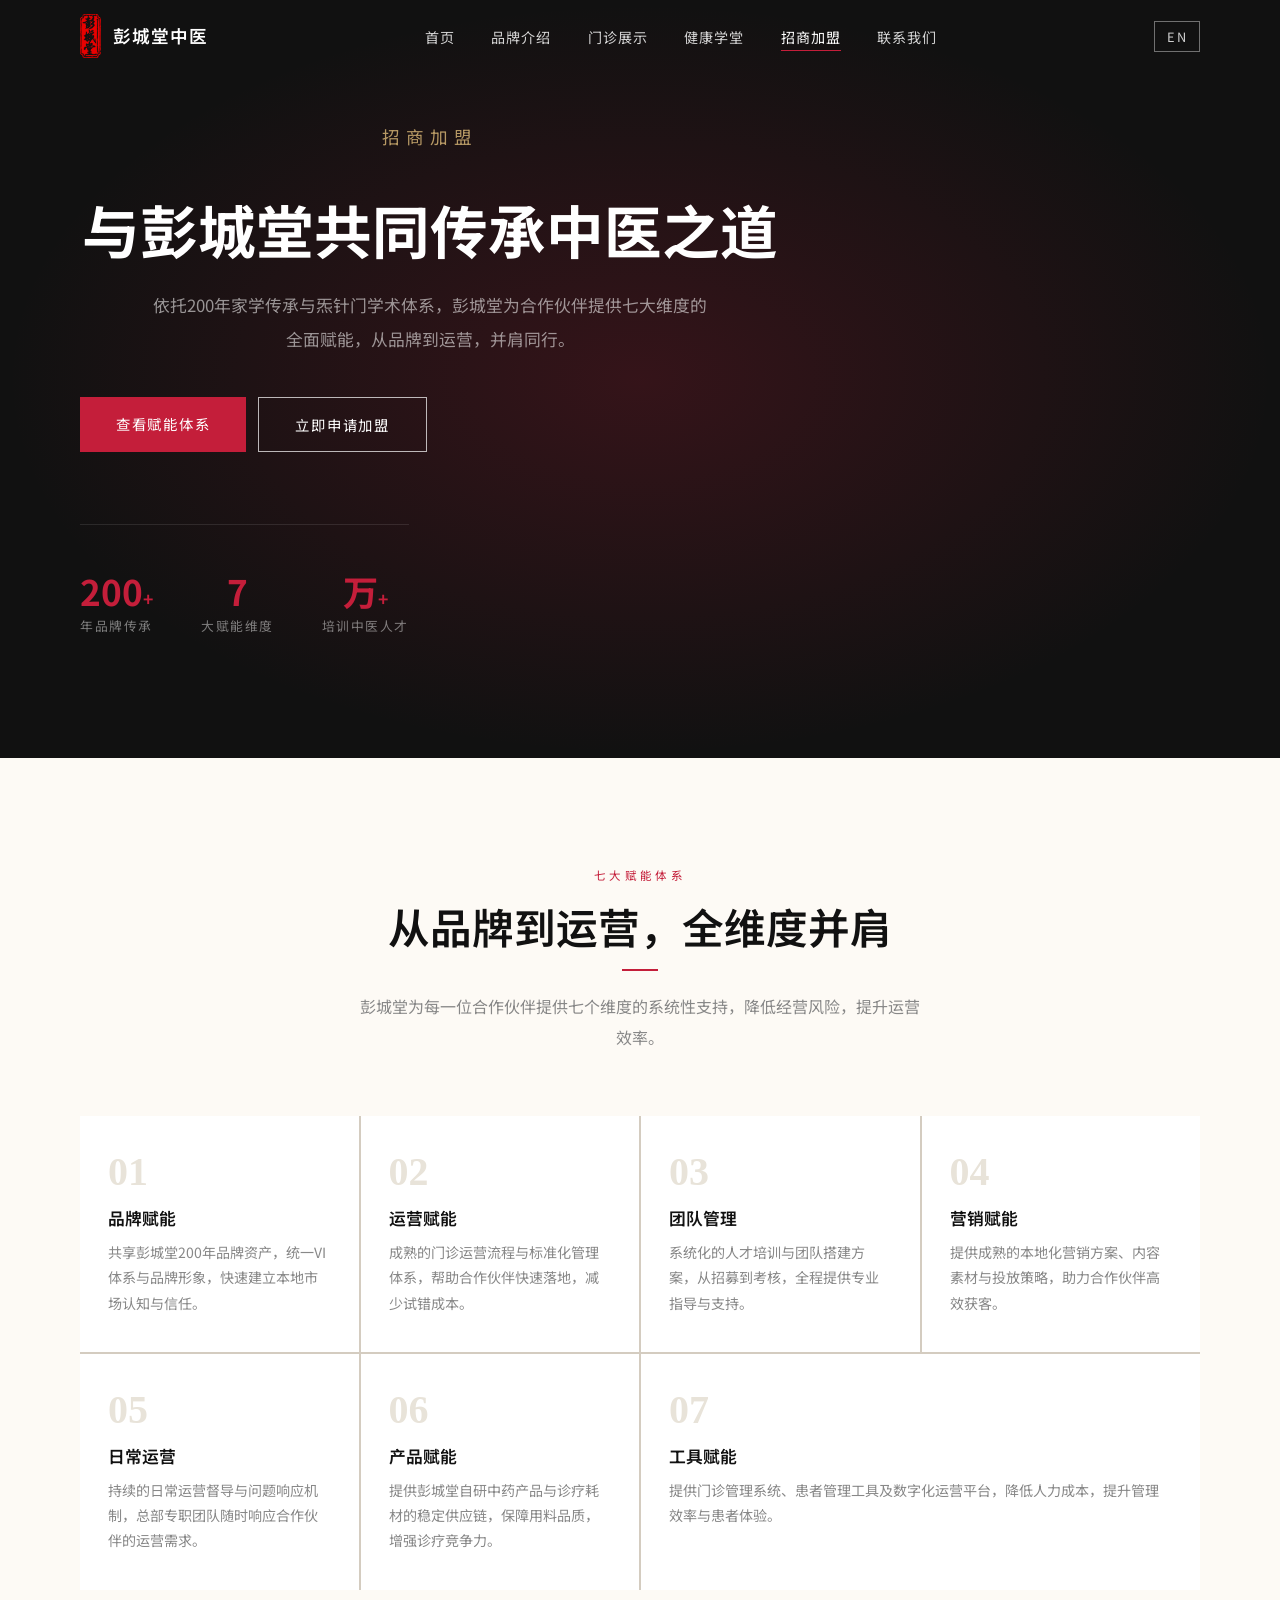
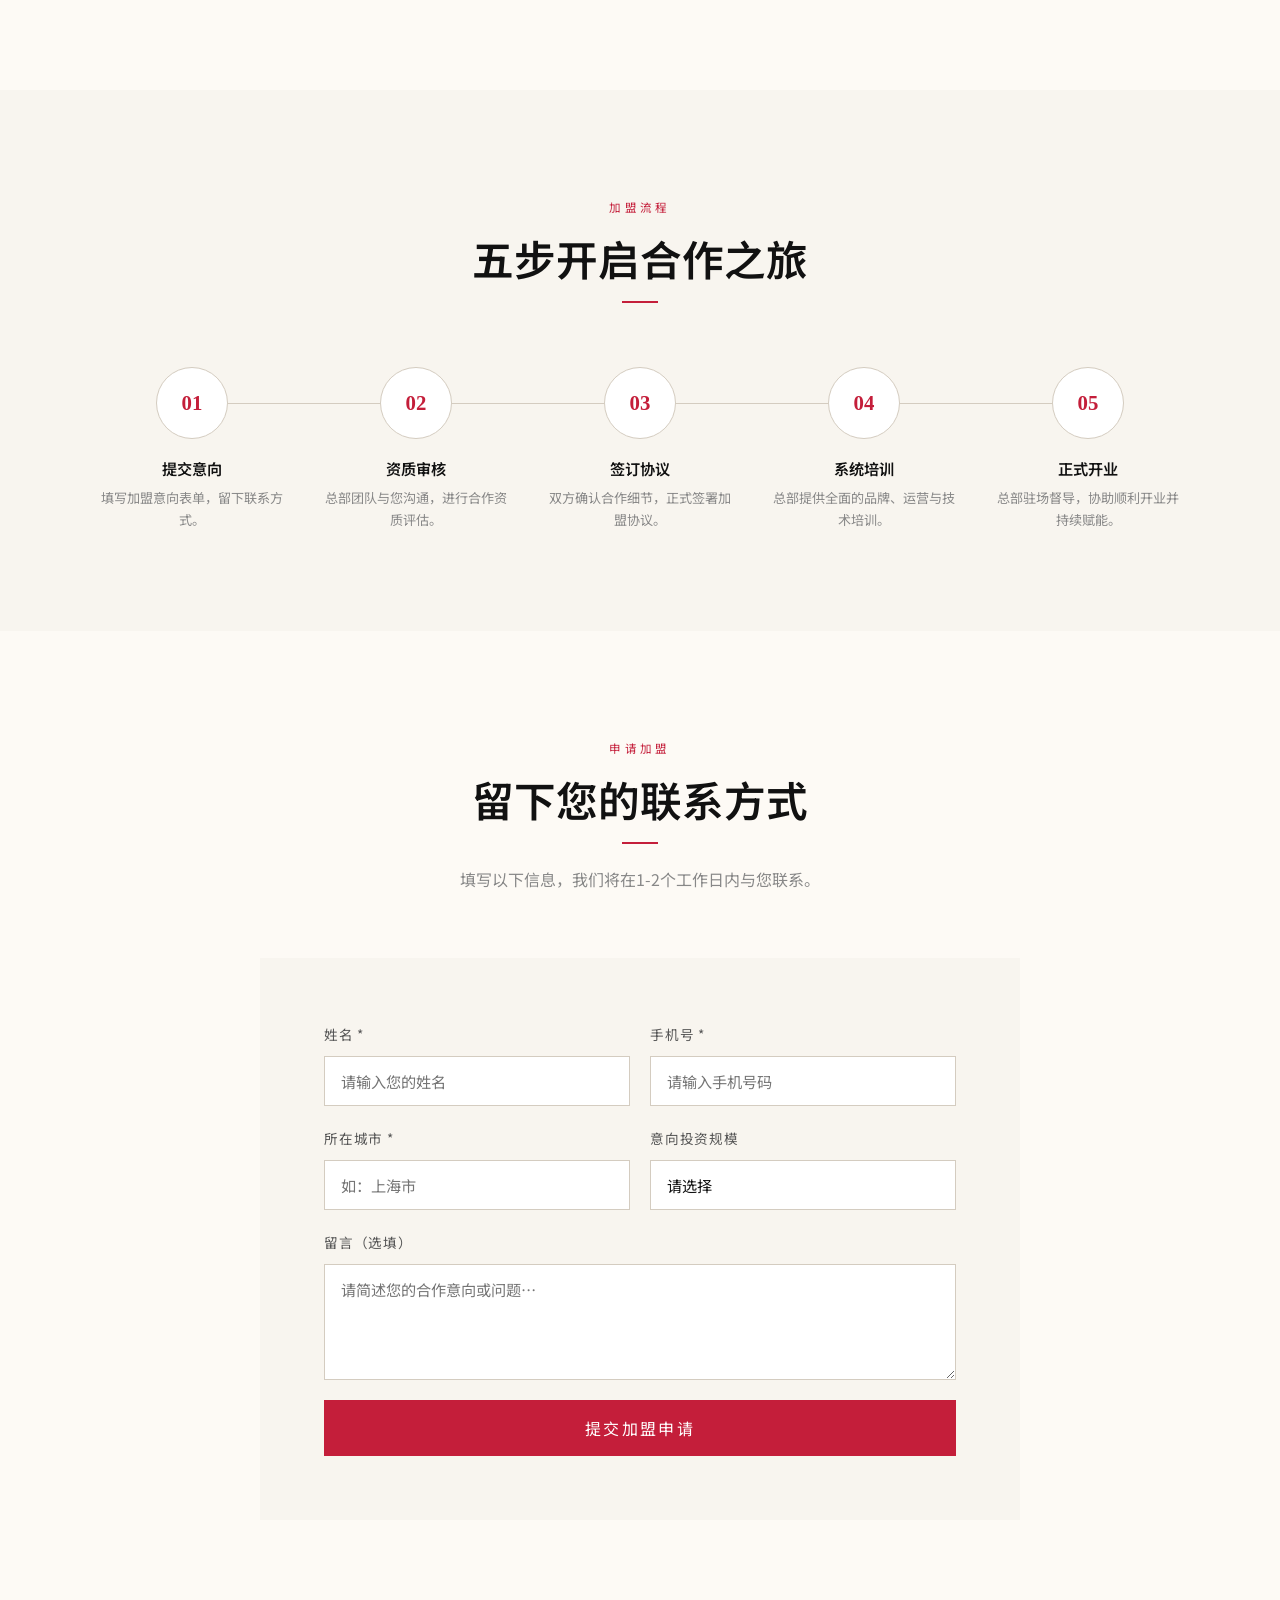
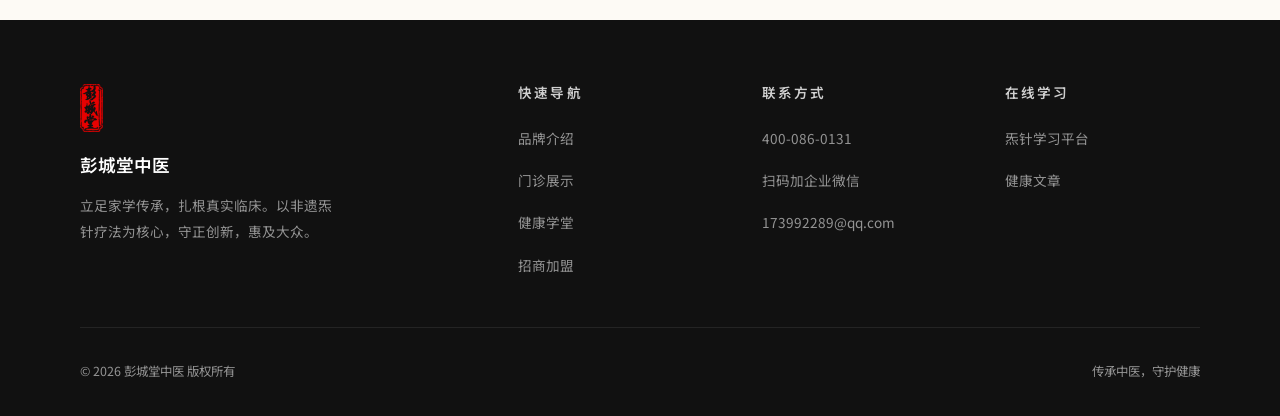
<file: franchise.html>
<!DOCTYPE html>
<html lang="zh-CN">
<head>
  <meta charset="UTF-8" />
  <link rel="icon" type="image/png" href="assets/weblogo.png">
  <meta name="viewport" content="width=device-width, initial-scale=1.0" />
  <title>招商加盟 — 彭城堂中医</title>
  <meta name="description" content="彭城堂中医招商加盟，七大赋能体系全面支持，携手传承中医之道。" />
  <link rel="stylesheet" href="css/style.css" />
  <link rel="preconnect" href="https://fonts.googleapis.com" />
  <link rel="preconnect" href="https://fonts.gstatic.com" crossorigin />
  <link href="https://fonts.googleapis.com/css2?family=Noto+Sans+SC:wght@400;500;700&display=swap" rel="stylesheet" />
  <style>
    .process-grid { display:grid; grid-template-columns:repeat(5,1fr); gap:0; position:relative; }
    .process-grid::before { content:''; position:absolute; top:36px; left:10%; right:10%; height:1px; background:var(--border); z-index:0; }
    .process-item { text-align:center; padding:0 16px 0; position:relative; z-index:1; }
    .process-dot { width:72px; height:72px; border-radius:50%; background:#fff; border:1px solid var(--border); display:flex; align-items:center; justify-content:center; margin:0 auto 20px; font-family:var(--font-en); font-size:1.3rem; font-weight:700; color:var(--red); transition:all 0.3s; }
    .process-item:hover .process-dot { background:var(--red); color:#fff; border-color:var(--red); }
    .process-title { font-size:0.95rem; font-weight:600; margin-bottom:8px; }
    .process-desc { font-size:0.82rem; color:var(--gray); line-height:1.7; }
    .form-wrap { background:var(--cream); padding:64px; max-width:760px; margin:0 auto; }
    @media(max-width:900px) { .process-grid { grid-template-columns:repeat(3,1fr); gap:32px; } .process-grid::before { display:none; } .form-wrap { padding:40px 28px; } }
    @media(max-width:600px) { .process-grid { grid-template-columns:1fr 1fr; } }
  </style>
</head>
<body>

<nav class="nav scrolled" id="nav">
  <div class="nav-inner">
    <a href="index.html" class="nav-logo">
      <img src="assets/logo.png" alt="彭城堂中医" class="nav-logo-img" />
      <span class="nav-logo-text" data-zh="彭城堂中医" data-en="Pengchengtang TCM">彭城堂中医</span>
    </a>
    <ul class="nav-links">
      <li><a href="index.html" data-zh="首页" data-en="Home">首页</a></li>
      <li><a href="about.html" data-zh="品牌介绍" data-en="About">品牌介绍</a></li>
      <li><a href="clinics.html" data-zh="门诊展示" data-en="Clinics">门诊展示</a></li>
      <li><a href="learning.html" data-zh="健康学堂" data-en="Learning">健康学堂</a></li>
      <li><a href="franchise.html" class="active" data-zh="招商加盟" data-en="Franchise">招商加盟</a></li>
      <li><a href="contact.html" data-zh="联系我们" data-en="Contact">联系我们</a></li>
    </ul>
    <div class="nav-right">
      <button class="lang-toggle" id="langToggle">EN</button>
      <button class="nav-hamburger" id="hamburger" aria-expanded="false"><span></span><span></span><span></span></button>
    </div>
  </div>
</nav>
<div class="nav-mobile" id="mobileNav">
  <a href="index.html" data-zh="首页" data-en="Home">首页</a>
  <a href="about.html" data-zh="品牌介绍" data-en="About">品牌介绍</a>
  <a href="clinics.html" data-zh="门诊展示" data-en="Clinics">门诊展示</a>
  <a href="learning.html" data-zh="健康学堂" data-en="Learning">健康学堂</a>
  <a href="franchise.html" data-zh="招商加盟" data-en="Franchise">招商加盟</a>
  <a href="contact.html" data-zh="联系我们" data-en="Contact">联系我们</a>
  <button class="lang-toggle" id="mobileLangToggle" style="align-self:flex-start;margin-top:8px;">EN</button>
</div>

<main>

<!-- HERO -->
<section class="franchise-hero" style="min-height:80vh;display:flex;align-items:center;">
  <div class="container" style="position:relative;z-index:1;width:100%;">
    <div style="max-width:700px;" class="reveal">
      <p class="section-label" style="color:rgba(201,169,110,0.9);letter-spacing:0.35em;" data-zh="招商加盟" data-en="Franchise Partnership">招商加盟</p>
      <h1 style="font-size:clamp(2rem,5vw,3.6rem);color:#fff;font-weight:700;line-height:1.25;margin-bottom:24px;"
          data-zh="与彭城堂共同传承中医之道" data-en="Partner With Pengchengtang Carry TCM Forward">与彭城堂共同传承<br>中医之道</h1>
      <p style="font-size:1.05rem;color:rgba(255,255,255,0.55);line-height:2;margin-bottom:40px;max-width:560px;"
         data-zh="依托200年家学传承与炁针门学术体系，彭城堂为合作伙伴提供七大维度的全面赋能，从品牌到运营，并肩同行。"
         data-en="Built on 200 years of heritage and the Qi Acupuncture academic system, Pengchengtang offers seven dimensions of comprehensive support — from brand to operations.">
        依托200年家学传承与炁针门学术体系，彭城堂为合作伙伴提供七大维度的全面赋能，从品牌到运营，并肩同行。
      </p>
      <div style="display:flex;gap:12px;flex-wrap:wrap;">
        <a href="#empowerment" class="btn btn-primary" data-zh="查看赋能体系" data-en="View Empowerment">查看赋能体系</a>
        <a href="#form" class="btn btn-outline" data-zh="立即申请加盟" data-en="Apply Now">立即申请加盟</a>
      </div>
    </div>
    <!-- stats -->
    <div style="display:grid;grid-template-columns:repeat(3,auto);gap:48px;margin-top:72px;padding-top:48px;border-top:1px solid rgba(255,255,255,0.1);width:fit-content;" class="reveal">
      <div>
        <div style="font-size:2.2rem;font-weight:700;color:var(--red);line-height:1;">200<span style="font-size:1.1rem;">+</span></div>
        <div style="font-size:0.8rem;color:rgba(255,255,255,0.45);letter-spacing:0.12em;margin-top:6px;" data-zh="年品牌传承" data-en="Years of Heritage">年品牌传承</div>
      </div>
      <div>
        <div style="font-size:2.2rem;font-weight:700;color:var(--red);line-height:1;">7</div>
        <div style="font-size:0.8rem;color:rgba(255,255,255,0.45);letter-spacing:0.12em;margin-top:6px;" data-zh="大赋能维度" data-en="Empowerment Dimensions">大赋能维度</div>
      </div>
      <div>
        <div style="font-size:2.2rem;font-weight:700;color:var(--red);line-height:1;">万<span style="font-size:1.1rem;">+</span></div>
        <div style="font-size:0.8rem;color:rgba(255,255,255,0.45);letter-spacing:0.12em;margin-top:6px;" data-zh="培训中医人才" data-en="TCM Practitioners Trained">培训中医人才</div>
      </div>
    </div>
  </div>
</section>

<!-- SEVEN EMPOWERMENT -->
<section class="section" id="empowerment">
  <div class="container">
    <div class="section-header reveal">
      <p class="section-label" data-zh="七大赋能体系" data-en="Seven Empowerment Systems">七大赋能体系</p>
      <h2 class="section-title" data-zh="从品牌到运营，全维度并肩" data-en="Full-Spectrum Support, Side by Side">从品牌到运营，全维度并肩</h2>
      <div class="section-divider"></div>
      <p class="section-desc" data-zh="彭城堂为每一位合作伙伴提供七个维度的系统性支持，降低经营风险，提升运营效率。" data-en="Pengchengtang provides seven dimensions of systematic support to reduce operational risk and increase efficiency.">彭城堂为每一位合作伙伴提供七个维度的系统性支持，降低经营风险，提升运营效率。</p>
    </div>
    <div class="empowerment-grid reveal">

      <div class="empowerment-item">
        <div class="emp-num">01</div>
        <h3 class="emp-title" data-zh="品牌赋能" data-en="Brand Empowerment">品牌赋能</h3>
        <p class="emp-desc" data-zh="共享彭城堂200年品牌资产，统一VI体系与品牌形象，快速建立本地市场认知与信任。" data-en="Share Pengchengtang's 200-year brand equity, unified visual identity, and rapid local market recognition.">共享彭城堂200年品牌资产，统一VI体系与品牌形象，快速建立本地市场认知与信任。</p>
      </div>

      <div class="empowerment-item">
        <div class="emp-num">02</div>
        <h3 class="emp-title" data-zh="运营赋能" data-en="Operations Empowerment">运营赋能</h3>
        <p class="emp-desc" data-zh="成熟的门诊运营流程与标准化管理体系，帮助合作伙伴快速落地，减少试错成本。" data-en="Proven clinic operation workflows and standardized management systems for fast setup and minimal trial-and-error.">成熟的门诊运营流程与标准化管理体系，帮助合作伙伴快速落地，减少试错成本。</p>
      </div>

      <div class="empowerment-item">
        <div class="emp-num">03</div>
        <h3 class="emp-title" data-zh="团队管理" data-en="Team Management">团队管理</h3>
        <p class="emp-desc" data-zh="系统化的人才培训与团队搭建方案，从招募到考核，全程提供专业指导与支持。" data-en="Systematic talent training and team-building programs — from recruitment to performance review with full guidance.">系统化的人才培训与团队搭建方案，从招募到考核，全程提供专业指导与支持。</p>
      </div>

      <div class="empowerment-item">
        <div class="emp-num">04</div>
        <h3 class="emp-title" data-zh="营销赋能" data-en="Marketing Empowerment">营销赋能</h3>
        <p class="emp-desc" data-zh="提供成熟的本地化营销方案、内容素材与投放策略，助力合作伙伴高效获客。" data-en="Proven localized marketing plans, content assets, and ad strategies to help partners acquire patients efficiently.">提供成熟的本地化营销方案、内容素材与投放策略，助力合作伙伴高效获客。</p>
      </div>

      <div class="empowerment-item">
        <div class="emp-num">05</div>
        <h3 class="emp-title" data-zh="日常运营" data-en="Daily Operations">日常运营</h3>
        <p class="emp-desc" data-zh="持续的日常运营督导与问题响应机制，总部专职团队随时响应合作伙伴的运营需求。" data-en="Ongoing operational supervision and rapid issue-response system — headquarter team always available for partners.">持续的日常运营督导与问题响应机制，总部专职团队随时响应合作伙伴的运营需求。</p>
      </div>

      <div class="empowerment-item">
        <div class="emp-num">06</div>
        <h3 class="emp-title" data-zh="产品赋能" data-en="Product Empowerment">产品赋能</h3>
        <p class="emp-desc" data-zh="提供彭城堂自研中药产品与诊疗耗材的稳定供应链，保障用料品质，增强诊疗竞争力。" data-en="Stable supply chain for Pengchengtang proprietary herbal products and consumables — guaranteed quality and competitive advantage.">提供彭城堂自研中药产品与诊疗耗材的稳定供应链，保障用料品质，增强诊疗竞争力。</p>
      </div>

      <div class="empowerment-item" style="grid-column:span 2;">
        <div class="emp-num">07</div>
        <h3 class="emp-title" data-zh="工具赋能" data-en="Technology Empowerment">工具赋能</h3>
        <p class="emp-desc" data-zh="提供门诊管理系统、患者管理工具及数字化运营平台，降低人力成本，提升管理效率与患者体验。" data-en="Clinic management systems, patient relationship tools, and digital operations platforms — reducing labor costs and improving efficiency and patient experience.">提供门诊管理系统、患者管理工具及数字化运营平台，降低人力成本，提升管理效率与患者体验。</p>
      </div>

    </div>
  </div>
</section>

<!-- PROCESS -->
<section class="section section--gray">
  <div class="container">
    <div class="section-header reveal">
      <p class="section-label" data-zh="加盟流程" data-en="Partnership Process">加盟流程</p>
      <h2 class="section-title" data-zh="五步开启合作之旅" data-en="Five Steps to Partnership">五步开启合作之旅</h2>
      <div class="section-divider"></div>
    </div>
    <div class="process-grid reveal">
      <div class="process-item">
        <div class="process-dot">01</div>
        <h4 class="process-title" data-zh="提交意向" data-en="Submit Inquiry">提交意向</h4>
        <p class="process-desc" data-zh="填写加盟意向表单，留下联系方式。" data-en="Fill in the inquiry form with your contact details.">填写加盟意向表单，留下联系方式。</p>
      </div>
      <div class="process-item">
        <div class="process-dot">02</div>
        <h4 class="process-title" data-zh="资质审核" data-en="Qualification Review">资质审核</h4>
        <p class="process-desc" data-zh="总部团队与您沟通，进行合作资质评估。" data-en="Our team contacts you to assess partnership qualifications.">总部团队与您沟通，进行合作资质评估。</p>
      </div>
      <div class="process-item">
        <div class="process-dot">03</div>
        <h4 class="process-title" data-zh="签订协议" data-en="Sign Agreement">签订协议</h4>
        <p class="process-desc" data-zh="双方确认合作细节，正式签署加盟协议。" data-en="Confirm cooperation details and formally sign the franchise agreement.">双方确认合作细节，正式签署加盟协议。</p>
      </div>
      <div class="process-item">
        <div class="process-dot">04</div>
        <h4 class="process-title" data-zh="系统培训" data-en="System Training">系统培训</h4>
        <p class="process-desc" data-zh="总部提供全面的品牌、运营与技术培训。" data-en="Headquarters provides comprehensive brand, operations, and technical training.">总部提供全面的品牌、运营与技术培训。</p>
      </div>
      <div class="process-item">
        <div class="process-dot">05</div>
        <h4 class="process-title" data-zh="正式开业" data-en="Grand Opening">正式开业</h4>
        <p class="process-desc" data-zh="总部驻场督导，协助顺利开业并持续赋能。" data-en="Headquarters on-site support for smooth opening and ongoing empowerment.">总部驻场督导，协助顺利开业并持续赋能。</p>
      </div>
    </div>
  </div>
</section>

<!-- FORM -->
<section class="section" id="form">
  <div class="container">
    <div class="section-header reveal">
      <p class="section-label" data-zh="申请加盟" data-en="Apply Now">申请加盟</p>
      <h2 class="section-title" data-zh="留下您的联系方式" data-en="Leave Your Contact Details">留下您的联系方式</h2>
      <div class="section-divider"></div>
      <p class="section-desc" data-zh="填写以下信息，我们将在1-2个工作日内与您联系。" data-en="Fill in the form below and we will contact you within 1-2 business days.">填写以下信息，我们将在1-2个工作日内与您联系。</p>
    </div>

    <div class="form-wrap reveal">
      <form id="franchiseForm" action="https://formsubmit.co/173992289@qq.com" method="POST">
        <!-- FormSubmit config -->
        <input type="hidden" name="_subject" value="彭城堂官网 — 新加盟意向申请" />
        <input type="hidden" name="_captcha" value="false" />
        <input type="hidden" name="_template" value="table" />
        <input type="hidden" name="_next" value="" />
        <input type="text" name="_honey" style="display:none" />

        <div class="form-grid">
          <div class="form-group">
            <label data-zh="姓名 *" data-en="Name *">姓名 *</label>
            <input type="text" name="姓名" required
                   data-ph-zh="请输入您的姓名" data-ph-en="Your full name"
                   placeholder="请输入您的姓名" />
          </div>
          <div class="form-group">
            <label data-zh="手机号 *" data-en="Phone *">手机号 *</label>
            <input type="tel" name="手机号" required
                   data-ph-zh="请输入手机号码" data-ph-en="Your phone number"
                   placeholder="请输入手机号码" />
          </div>
          <div class="form-group">
            <label data-zh="所在城市 *" data-en="City *">所在城市 *</label>
            <input type="text" name="所在城市" required
                   data-ph-zh="如：上海市" data-ph-en="e.g. Shanghai"
                   placeholder="如：上海市" />
          </div>
          <div class="form-group">
            <label data-zh="意向投资规模" data-en="Investment Scale">意向投资规模</label>
            <select name="意向投资规模">
              <option value="" data-zh="请选择" data-en="Please select">请选择</option>
              <option value="50万以内" data-zh="50万元以内" data-en="Under ¥500K">50万元以内</option>
              <option value="50-100万" data-zh="50—100万元" data-en="¥500K–¥1M">50—100万元</option>
              <option value="100-200万" data-zh="100—200万元" data-en="¥1M–¥2M">100—200万元</option>
              <option value="200万以上" data-zh="200万元以上" data-en="Above ¥2M">200万元以上</option>
            </select>
          </div>
          <div class="form-group full">
            <label data-zh="留言（选填）" data-en="Message (optional)">留言（选填）</label>
            <textarea name="留言" rows="4"
                      data-ph-zh="请简述您的合作意向或问题…" data-ph-en="Briefly describe your cooperation intention or questions…"
                      placeholder="请简述您的合作意向或问题…"></textarea>
          </div>
        </div>
        <button type="submit" class="form-submit" data-zh="提交加盟申请" data-en="Submit Application">提交加盟申请</button>
      </form>

      <div class="form-success" id="formSuccess">
        <p style="font-size:1.1rem;font-weight:600;margin-bottom:8px;" data-zh="申请已提交！" data-en="Application Submitted!">申请已提交！</p>
        <p style="font-size:0.9rem;color:#555;" data-zh="感谢您的关注，我们将在1-2个工作日内联系您。" data-en="Thank you for your interest. We will contact you within 1-2 business days.">感谢您的关注，我们将在1-2个工作日内联系您。</p>
      </div>
    </div>
  </div>
</section>

</main>

<footer class="footer">
  <div class="container">
    <div class="footer-grid">
      <div>
        <img src="assets/logo.png" alt="彭城堂中医" class="footer-logo" />
        <p class="footer-brand-name" data-zh="彭城堂中医" data-en="Pengchengtang TCM">彭城堂中医</p>
        <p class="footer-brand-desc" data-zh="立足家学传承，扎根真实临床。以非遗炁针疗法为核心，守正创新，惠及大众。" data-en="Rooted in generational heritage and authentic clinical practice. Bringing authentic TCM to modern life.">立足家学传承，扎根真实临床。以非遗炁针疗法为核心，守正创新，惠及大众。</p>
      </div>
      <div class="footer-col">
        <h4 data-zh="快速导航" data-en="Navigation">快速导航</h4>
        <ul>
          <li><a href="about.html" data-zh="品牌介绍" data-en="About">品牌介绍</a></li>
          <li><a href="clinics.html" data-zh="门诊展示" data-en="Clinics">门诊展示</a></li>
          <li><a href="learning.html" data-zh="健康学堂" data-en="Learning">健康学堂</a></li>
          <li><a href="franchise.html" data-zh="招商加盟" data-en="Franchise">招商加盟</a></li>
        </ul>
      </div>
      <div class="footer-col">
        <h4 data-zh="联系方式" data-en="Contact">联系方式</h4>
        <ul>
          <li><a href="tel:4000860131">400-086-0131</a></li>
          <li><a href="contact.html" data-zh="扫码加企业微信" data-en="WeChat QR Code">扫码加企业微信</a></li>
          <li><a href="mailto:173992289@qq.com">173992289@qq.com</a></li>
        </ul>
      </div>
      <div class="footer-col">
        <h4 data-zh="在线学习" data-en="Online Learning">在线学习</h4>
        <ul>
          <li><a href="https://learn.pengchengtangtcm.com" target="_blank" rel="noopener" data-zh="炁针学习平台" data-en="Qi Acupuncture Academy">炁针学习平台</a></li>
          <li><a href="learning.html" data-zh="健康文章" data-en="Health Articles">健康文章</a></li>
        </ul>
      </div>
    </div>
    <div class="footer-bottom">
      <span data-zh="© 2026 彭城堂中医 版权所有" data-en="© 2025 Pengchengtang TCM. All Rights Reserved.">© 2026 彭城堂中医 版权所有</span>
      <span data-zh="传承中医，守护健康" data-en="Preserving TCM Heritage, Protecting Health">传承中医，守护健康</span>
    </div>
  </div>
</footer>

<script src="js/main.js"></script>
</body>
</html>
</file>
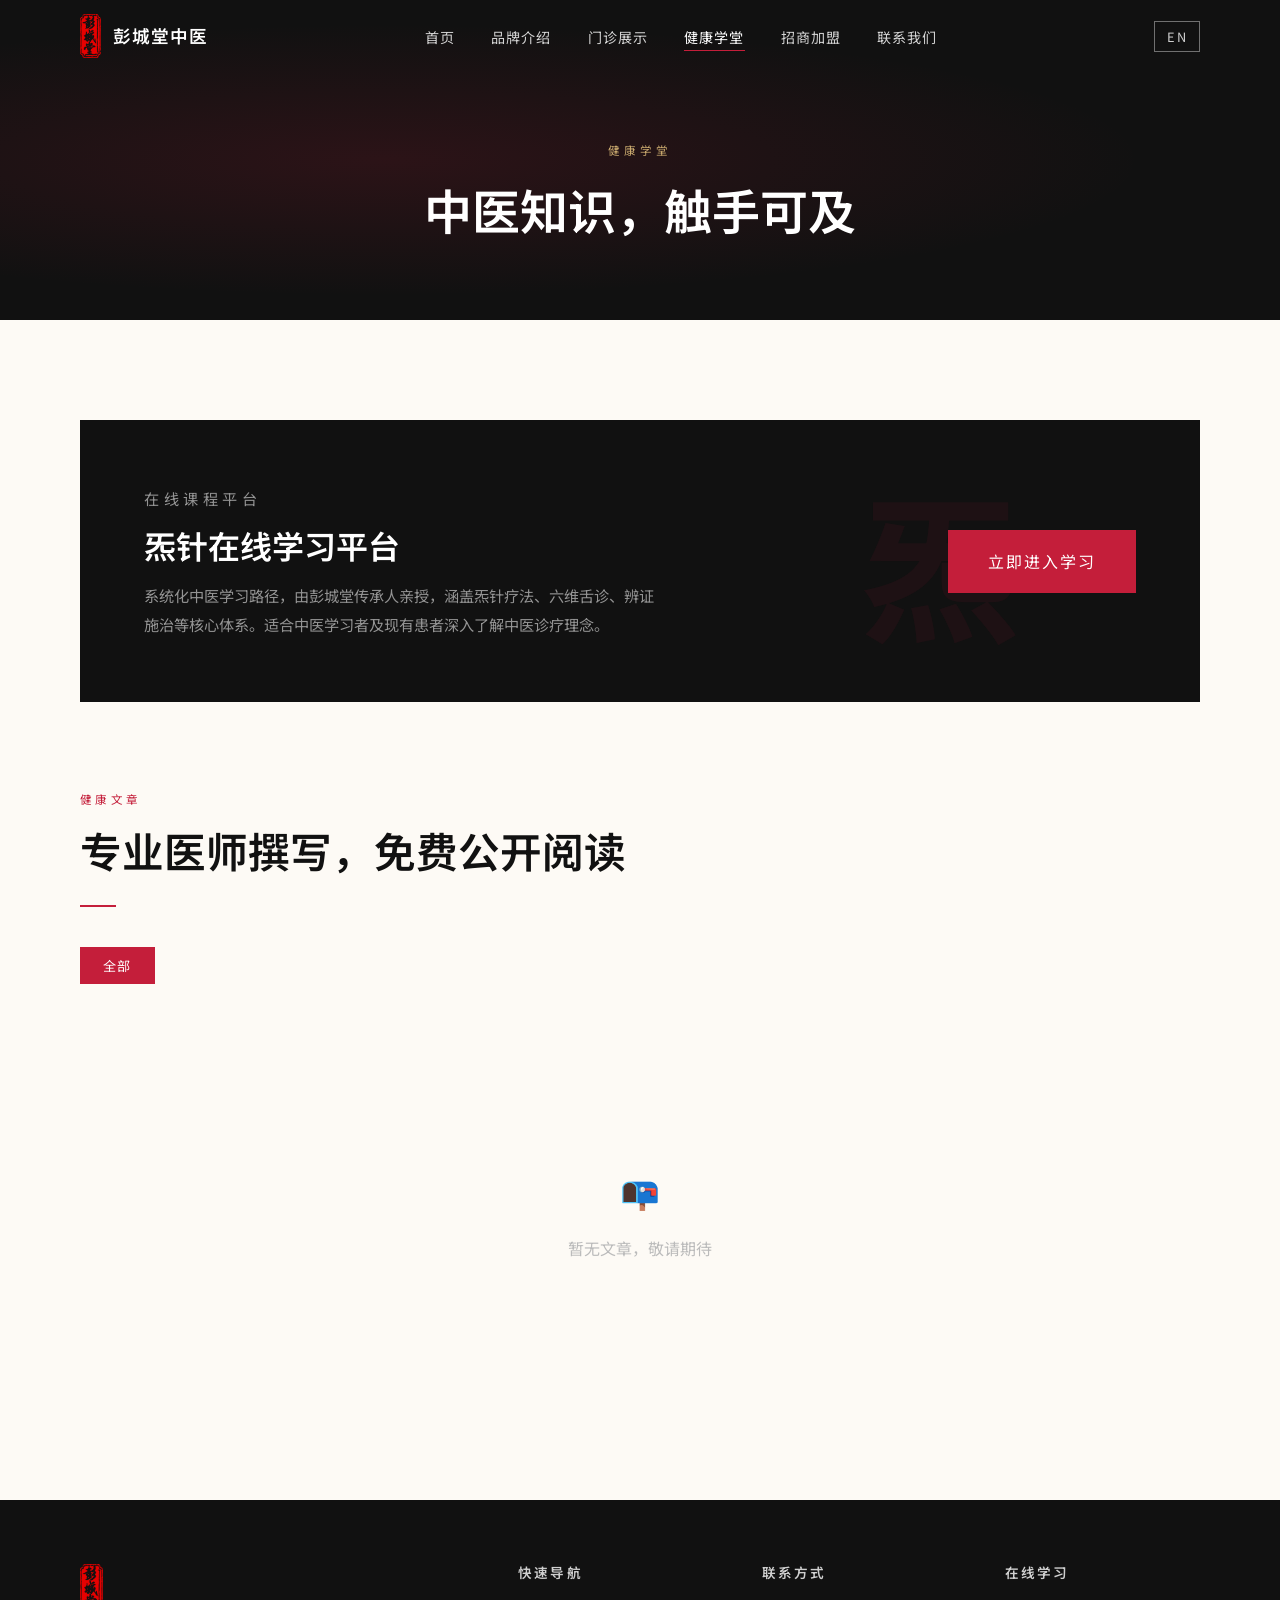
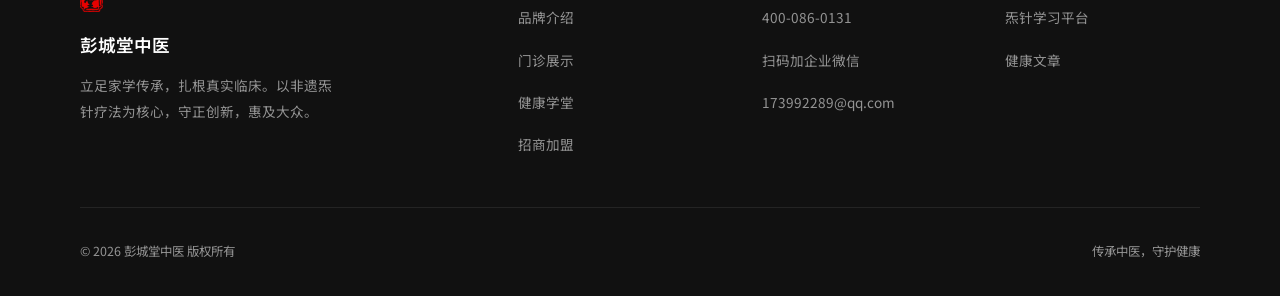
<file: learning.html>
<!DOCTYPE html>
<html lang="zh-CN">
<head>
  <meta charset="UTF-8" />
  <link rel="icon" type="image/png" href="assets/weblogo.png">
  <meta name="viewport" content="width=device-width, initial-scale=1.0" />
  <title>健康学堂 — 彭城堂中医</title>
  <meta name="description" content="彭城堂中医健康学堂：中医养生知识、炁针疗法解析、疑难杂症科普，专业医师撰写，免费公开阅读。" />
  <link rel="stylesheet" href="css/style.css" />
  <link rel="preconnect" href="https://fonts.googleapis.com" />
  <link rel="preconnect" href="https://fonts.gstatic.com" crossorigin />
  <link href="https://fonts.googleapis.com/css2?family=Noto+Sans+SC:wght@400;500;700&display=swap" rel="stylesheet" />
  <style>
    /* ── Category Filter ── */
    .filter-bar {
      display: flex;
      gap: 8px;
      flex-wrap: wrap;
      margin-bottom: 48px;
    }
    .filter-btn {
      padding: 8px 22px;
      border: 1px solid var(--border);
      background: transparent;
      font-family: inherit;
      font-size: 0.82rem;
      letter-spacing: 0.1em;
      color: var(--gray);
      cursor: pointer;
      transition: all 0.2s;
    }
    .filter-btn:hover,
    .filter-btn.active {
      background: var(--red);
      border-color: var(--red);
      color: #fff;
    }
    /* ── Platform Banner ── */
    .platform-banner {
      background: var(--black);
      padding: 64px;
      display: grid;
      grid-template-columns: 1fr auto;
      gap: 40px;
      align-items: center;
      margin-bottom: 80px;
      position: relative;
      overflow: hidden;
    }
    .platform-banner::before {
      content: '炁';
      position: absolute;
      right: 180px;
      top: 50%;
      transform: translateY(-50%);
      font-size: 10rem;
      font-weight: 700;
      color: rgba(196,30,58,0.08);
      line-height: 1;
      pointer-events: none;
    }
    .platform-banner-label {
      font-size: 0.72rem;
      letter-spacing: 0.3em;
      color: var(--gold);
      text-transform: uppercase;
      margin-bottom: 12px;
    }
    .platform-banner h2 {
      font-size: clamp(1.4rem, 3vw, 2rem);
      color: #fff;
      margin-bottom: 14px;
    }
    .platform-banner p {
      font-size: 0.95rem;
      color: rgba(255,255,255,0.55);
      line-height: 1.9;
      max-width: 520px;
    }
    /* ── Featured Article ── */
    .article-featured {
      display: grid;
      grid-template-columns: 1fr 1fr;
      gap: 0;
      border: 1px solid var(--border);
      margin-bottom: 32px;
      background: #fff;
      transition: box-shadow 0.3s;
    }
    .article-featured:hover { box-shadow: 0 12px 40px rgba(0,0,0,0.08); }
    .article-featured-img {
      aspect-ratio: 4/3;
      overflow: hidden;
    }
    .article-featured-img-inner {
      width: 100%;
      height: 100%;
      display: flex;
      align-items: center;
      justify-content: center;
    }
    .article-featured-body {
      padding: 48px 40px;
      display: flex;
      flex-direction: column;
      justify-content: center;
    }
    .article-featured-tag {
      font-size: 0.7rem;
      letter-spacing: 0.25em;
      color: var(--red);
      text-transform: uppercase;
      margin-bottom: 14px;
    }
    .article-featured-title {
      font-size: clamp(1.2rem, 2.5vw, 1.6rem);
      font-weight: 600;
      line-height: 1.5;
      margin-bottom: 16px;
    }
    .article-featured-excerpt {
      font-size: 0.92rem;
      color: #555;
      line-height: 2;
      margin-bottom: 24px;
    }
    .article-featured-meta {
      font-size: 0.8rem;
      color: var(--gray);
    }
    /* ── Pagination ── */
    .pagination {
      display: flex;
      gap: 8px;
      justify-content: center;
      margin-top: 56px;
    }
    .page-btn {
      width: 40px; height: 40px;
      display: flex; align-items: center; justify-content: center;
      border: 1px solid var(--border);
      font-size: 0.88rem;
      color: var(--gray);
      cursor: pointer;
      background: #fff;
      transition: all 0.2s;
      font-family: inherit;
    }
    .page-btn:hover, .page-btn.active {
      background: var(--red);
      border-color: var(--red);
      color: #fff;
    }
    @media (max-width: 768px) {
      .platform-banner { padding: 40px 28px; grid-template-columns: 1fr; }
      .platform-banner::before { display: none; }
      .article-featured { grid-template-columns: 1fr; }
      .article-featured-body { padding: 28px 24px; }
    }
  </style>
</head>
<body>

<!-- ══ NAV ══ -->
<nav class="nav scrolled" id="nav">
  <div class="nav-inner">
    <a href="index.html" class="nav-logo">
      <img src="assets/logo.png" alt="彭城堂中医" class="nav-logo-img" />
      <span class="nav-logo-text" data-zh="彭城堂中医" data-en="Pengchengtang TCM">彭城堂中医</span>
    </a>
    <ul class="nav-links">
      <li><a href="index.html" data-zh="首页" data-en="Home">首页</a></li>
      <li><a href="about.html" data-zh="品牌介绍" data-en="About">品牌介绍</a></li>
      <li><a href="clinics.html" data-zh="门诊展示" data-en="Clinics">门诊展示</a></li>
      <li><a href="learning.html" class="active" data-zh="健康学堂" data-en="Learning">健康学堂</a></li>
      <li><a href="franchise.html" data-zh="招商加盟" data-en="Franchise">招商加盟</a></li>
      <li><a href="contact.html" data-zh="联系我们" data-en="Contact">联系我们</a></li>
    </ul>
    <div class="nav-right">
      <button class="lang-toggle" id="langToggle">EN</button>
      <button class="nav-hamburger" id="hamburger" aria-expanded="false">
        <span></span><span></span><span></span>
      </button>
    </div>
  </div>
</nav>
<div class="nav-mobile" id="mobileNav">
  <a href="index.html" data-zh="首页" data-en="Home">首页</a>
  <a href="about.html" data-zh="品牌介绍" data-en="About">品牌介绍</a>
  <a href="clinics.html" data-zh="门诊展示" data-en="Clinics">门诊展示</a>
  <a href="learning.html" data-zh="健康学堂" data-en="Learning">健康学堂</a>
  <a href="franchise.html" data-zh="招商加盟" data-en="Franchise">招商加盟</a>
  <a href="contact.html" data-zh="联系我们" data-en="Contact">联系我们</a>
  <button class="lang-toggle" id="mobileLangToggle" style="align-self:flex-start;margin-top:8px;">EN</button>
</div>

<main>

<!-- ══ PAGE HEADER ══ -->
<section class="page-header">
  <div class="page-header-content">
    <p class="page-header-label" data-zh="健康学堂" data-en="Health Academy">健康学堂</p>
    <h1 data-zh="中医知识，触手可及" data-en="TCM Knowledge, Within Reach">中医知识，触手可及</h1>
  </div>
</section>

<section class="section">
  <div class="container">

    <!-- ══ PLATFORM BANNER ══ -->
    <div class="platform-banner reveal">
      <div>
        <p class="platform-banner-label" data-zh="在线课程平台" data-en="Online Learning Platform">在线课程平台</p>
        <h2 data-zh="炁针在线学习平台" data-en="Qi Acupuncture Online Academy">炁针在线学习平台</h2>
        <p data-zh="系统化中医学习路径，由彭城堂传承人亲授，涵盖炁针疗法、六维舌诊、辨证施治等核心体系。适合中医学习者及现有患者深入了解中医诊疗理念。"
           data-en="A structured TCM learning path taught by Pengchengtang heritage practitioners. Covering Qi Acupuncture, Six-Dimension Tongue Diagnosis, and pattern differentiation — for practitioners and patients alike.">
          系统化中医学习路径，由彭城堂传承人亲授，涵盖炁针疗法、六维舌诊、辨证施治等核心体系。适合中医学习者及现有患者深入了解中医诊疗理念。
        </p>
      </div>
      <div style="flex-shrink:0;position:relative;z-index:1;">
        <a href="https://learn.pengchengtangtcm.com" target="_blank" rel="noopener"
           class="btn btn-primary" style="white-space:nowrap;font-size:1rem;padding:16px 40px;"
           data-zh="立即进入学习" data-en="Enter Academy">立即进入学习</a>
      </div>
    </div>

    <!-- ══ ARTICLE FILTER ══ -->
    <div class="reveal">
      <p class="section-label" data-zh="健康文章" data-en="Health Articles">健康文章</p>
      <h2 class="section-title" style="margin-bottom:28px;" data-zh="专业医师撰写，免费公开阅读" data-en="Written by Practitioners, Free to Read">专业医师撰写，免费公开阅读</h2>
      <div class="section-divider" style="margin:0 0 40px;"></div>
      <div class="filter-bar" id="filterBar">
        <button class="filter-btn active" data-cat="全部">全部</button>
      </div>
    </div>

    <!-- ══ FEATURED ARTICLE ══ -->
    <div id="featuredContainer"></div>

    <!-- ══ ARTICLES GRID ══ -->
    <div class="articles-grid" id="articlesGrid"></div>

    <!-- Empty state -->
    <div id="emptyState" style="display:none;text-align:center;padding:80px 20px;color:#bbb;">
      <p style="font-size:2rem;margin-bottom:12px;">📭</p>
      <p>暂无文章，敬请期待</p>
    </div>

    <!-- Pagination -->
    <div class="pagination reveal" id="pagination"></div>

  </div>
</section>

</main>

<!-- ══ FOOTER ══ -->
<footer class="footer">
  <div class="container">
    <div class="footer-grid">
      <div>
        <img src="assets/logo.png" alt="彭城堂中医" class="footer-logo" />
        <p class="footer-brand-name" data-zh="彭城堂中医" data-en="Pengchengtang TCM">彭城堂中医</p>
        <p class="footer-brand-desc" data-zh="立足家学传承，扎根真实临床。以非遗炁针疗法为核心，守正创新，惠及大众。" data-en="Rooted in generational heritage and authentic clinical practice. Bringing authentic TCM to modern life.">立足家学传承，扎根真实临床。以非遗炁针疗法为核心，守正创新，惠及大众。</p>
      </div>
      <div class="footer-col">
        <h4 data-zh="快速导航" data-en="Navigation">快速导航</h4>
        <ul>
          <li><a href="about.html" data-zh="品牌介绍" data-en="About">品牌介绍</a></li>
          <li><a href="clinics.html" data-zh="门诊展示" data-en="Clinics">门诊展示</a></li>
          <li><a href="learning.html" data-zh="健康学堂" data-en="Learning">健康学堂</a></li>
          <li><a href="franchise.html" data-zh="招商加盟" data-en="Franchise">招商加盟</a></li>
        </ul>
      </div>
      <div class="footer-col">
        <h4 data-zh="联系方式" data-en="Contact">联系方式</h4>
        <ul>
          <li><a href="tel:4000860131">400-086-0131</a></li>
          <li><a href="contact.html" data-zh="扫码加企业微信" data-en="WeChat QR Code">扫码加企业微信</a></li>
          <li><a href="mailto:173992289@qq.com">173992289@qq.com</a></li>
        </ul>
      </div>
      <div class="footer-col">
        <h4 data-zh="在线学习" data-en="Online Learning">在线学习</h4>
        <ul>
          <li><a href="https://learn.pengchengtangtcm.com" target="_blank" rel="noopener" data-zh="炁针学习平台" data-en="Qi Acupuncture Academy">炁针学习平台</a></li>
          <li><a href="learning.html" data-zh="健康文章" data-en="Health Articles">健康文章</a></li>
        </ul>
      </div>
    </div>
    <div class="footer-bottom">
      <span data-zh="© 2026 彭城堂中医 版权所有" data-en="© 2026 Pengchengtang TCM. All Rights Reserved.">© 2026 彭城堂中医 版权所有</span>
      <span data-zh="传承中医，守护健康" data-en="Preserving TCM Heritage, Protecting Health">传承中医，守护健康</span>
    </div>
  </div>
</footer>

<script src="js/main.js"></script>
<script>
let currentCat = '全部';
let currentPage = 1;
const LIMIT = 6;

async function loadArticles(cat, page) {
  const params = new URLSearchParams({ page, limit: LIMIT });
  if (cat !== '全部') params.set('category', cat);
  try {
    const res = await fetch('/api/articles.php?' + params);
    return await res.json();
  } catch(e) { return { articles: [], total: 0 }; }
}

function thumbHtml(a) {
  if (a.thumbnail) return `<img src="${a.thumbnail}" style="width:100%;height:100%;object-fit:cover;" alt="${a.title}">`;
  return `<div style="width:100%;height:100%;background:linear-gradient(135deg,#1a0505,#3d0a0a);display:flex;align-items:center;justify-content:center;"><span style="font-size:3.5rem;color:rgba(196,30,58,0.35);font-weight:700;">炁</span></div>`;
}

function renderFeatured(a) {
  const thumb = a.thumbnail
    ? `<img src="${a.thumbnail}" style="width:100%;height:100%;object-fit:cover;" alt="${a.title}">`
    : `<div style="width:100%;height:100%;background:linear-gradient(135deg,#0f0505,#3d0a0a);display:flex;align-items:center;justify-content:center;"><span style="font-size:6rem;font-weight:700;color:rgba(196,30,58,0.35);line-height:1;">炁</span></div>`;
  const excerpt = a.excerpt || '';
  return `<a href="article.html?id=${a.id}" class="article-featured visible">
    <div class="article-featured-img"><div class="article-featured-img-inner">${thumb}</div></div>
    <div class="article-featured-body">
      <p class="article-featured-tag">${a.category} · 精选</p>
      <h2 class="article-featured-title">${a.title}</h2>
      ${excerpt ? `<p class="article-featured-excerpt">${excerpt}</p>` : ''}
      <p class="article-featured-meta">彭城堂医师团队 &ensp;·&ensp; ${a.publishedDate || ''}</p>
    </div>
  </a>`;
}

function renderCard(a) {
  return `<a href="article.html?id=${a.id}" class="article-card">
    <div class="article-card-img">${thumbHtml(a)}</div>
    <div class="article-card-body">
      <p class="article-card-tag">${a.category || ''}</p>
      <h4 class="article-card-title">${a.title}</h4>
      <p class="article-card-date">${a.publishedDate || ''}</p>
    </div>
  </a>`;
}

function renderPagination(total, page) {
  const pages = Math.ceil(total / LIMIT);
  if (pages <= 1) { document.getElementById('pagination').innerHTML = ''; return; }
  let html = '';
  if (page > 1) html += `<button class="page-btn" onclick="goPage(${page-1})">上一页</button>`;
  for (let i = 1; i <= pages; i++) {
    html += `<button class="page-btn ${i===page?'active':''}" onclick="goPage(${i})">${i}</button>`;
  }
  if (page < pages) html += `<button class="page-btn" onclick="goPage(${page+1})">下一页</button>`;
  document.getElementById('pagination').innerHTML = html;
}

async function render() {
  const data = await loadArticles(currentCat, currentPage);
  const articles = data.articles || [];
  const total = data.total || 0;

  const featured = document.getElementById('featuredContainer');
  const grid = document.getElementById('articlesGrid');
  const empty = document.getElementById('emptyState');

  if (articles.length === 0) {
    featured.innerHTML = '';
    grid.innerHTML = '';
    empty.style.display = 'block';
    document.getElementById('pagination').innerHTML = '';
    return;
  }
  empty.style.display = 'none';

  // First article as featured on page 1
  if (currentPage === 1) {
    featured.innerHTML = renderFeatured(articles[0]);
    grid.innerHTML = articles.slice(1).map(renderCard).join('');
  } else {
    featured.innerHTML = '';
    grid.innerHTML = articles.map(renderCard).join('');
  }
  renderPagination(total, currentPage);
}

function goPage(p) {
  currentPage = p;
  window.scrollTo({ top: 0, behavior: 'smooth' });
  render();
}

// Filter button click handler
function bindFilterBtns() {
  document.querySelectorAll('.filter-btn').forEach(btn => {
    btn.addEventListener('click', () => {
      document.querySelectorAll('.filter-btn').forEach(b => b.classList.remove('active'));
      btn.classList.add('active');
      currentCat = btn.dataset.cat;
      currentPage = 1;
      render();
    });
  });
}

// Load categories dynamically then render
(async function init() {
  try {
    const res = await fetch('/api/categories.php');
    const cats = await res.json();
    const bar = document.getElementById('filterBar');
    cats.forEach(cat => {
      const btn = document.createElement('button');
      btn.className = 'filter-btn';
      btn.dataset.cat = cat;
      btn.textContent = cat;
      bar.appendChild(btn);
    });
  } catch(e) {}
  bindFilterBtns();
  render();
})();
</script>
</body>
</html>
</file>
<file: css/style.css>
/* ============================================================
   彭城堂中医 | PENGCHENGTANG TCM — Global Stylesheet
   ============================================================ */

:root {
  --red: #C41E3A;
  --red-dark: #9B1530;
  --black: #111111;
  --gold: #C9A96E;
  --cream: #F8F5EF;
  --warm-white: #FDFAF5;
  --gray: #888888;
  --gray-light: #E8E3D9;
  --border: #D4CCC0;
  --font-zh: 'Noto Sans SC', 'PingFang SC', 'Microsoft YaHei', sans-serif;
  --font-en: 'Times New Roman', Times, serif;
  --nav-h: 72px;
  --max-w: 1200px;
}

*, *::before, *::after { margin: 0; padding: 0; box-sizing: border-box; }
html { scroll-behavior: smooth; }
body { font-family: var(--font-zh); background: var(--warm-white); color: var(--black); line-height: 1.9; overflow-x: hidden; }
img { max-width: 100%; display: block; }
a { text-decoration: none; color: inherit; }
ul { list-style: none; }

/* ── Typography ── */
h1, h2, h3, h4 { font-weight: 600; line-height: 1.3; }

.lang-en body, .lang-en h1, .lang-en h2, .lang-en h3, .lang-en p, .lang-en a, .lang-en span, .lang-en li, .lang-en button {
  font-family: var(--font-en);
}

/* ── Layout ── */
.container { max-width: var(--max-w); margin: 0 auto; padding: 0 40px; }
.section { padding: 100px 0; }
.section--gray { background: var(--cream); }

.section-header { text-align: center; margin-bottom: 64px; }
.section-label {
  display: inline-block;
  font-size: 0.72rem;
  letter-spacing: 0.3em;
  text-transform: uppercase;
  color: var(--red);
  margin-bottom: 12px;
}
.section-title {
  font-size: clamp(1.8rem, 3.5vw, 2.6rem);
  color: var(--black);
  margin-bottom: 16px;
}
.section-divider {
  width: 36px; height: 2px;
  background: var(--red);
  margin: 0 auto;
}
.section-desc {
  margin-top: 20px;
  font-size: 1rem;
  color: var(--gray);
  max-width: 560px;
  margin-left: auto;
  margin-right: auto;
}

/* ── Buttons ── */
.btn {
  display: inline-block;
  padding: 13px 36px;
  font-family: inherit;
  font-size: 0.9rem;
  letter-spacing: 0.12em;
  cursor: pointer;
  transition: all 0.25s ease;
  border: none;
}
.btn-primary {
  background: var(--red);
  color: #fff;
}
.btn-primary:hover { background: var(--red-dark); }
.btn-outline {
  background: transparent;
  color: #fff;
  border: 1px solid rgba(255,255,255,0.7);
}
.btn-outline:hover { background: rgba(255,255,255,0.1); }
.btn-outline-dark {
  background: transparent;
  color: var(--black);
  border: 1px solid var(--black);
}
.btn-outline-dark:hover { background: var(--black); color: #fff; }

/* ── Navigation ── */
.nav {
  position: fixed; top: 0; left: 0; right: 0;
  height: var(--nav-h);
  z-index: 1000;
  transition: background 0.3s, box-shadow 0.3s;
}
.nav.scrolled {
  background: rgba(10, 10, 10, 0.96);
  backdrop-filter: blur(12px);
  box-shadow: 0 1px 0 rgba(255,255,255,0.08);
}
.nav-inner {
  max-width: var(--max-w);
  margin: 0 auto;
  padding: 0 40px;
  height: 100%;
  display: flex;
  align-items: center;
  justify-content: space-between;
}
.nav-logo {
  display: flex;
  align-items: center;
  gap: 12px;
}
.nav-logo img {
  height: 44px;
  width: auto;
}
.nav-logo-text {
  color: #fff;
  font-size: 1.1rem;
  font-weight: 600;
  letter-spacing: 0.05em;
}
.nav-links {
  display: flex;
  align-items: center;
  gap: 36px;
}
.nav-links a {
  color: rgba(255,255,255,0.82);
  font-size: 0.88rem;
  letter-spacing: 0.08em;
  position: relative;
  transition: color 0.2s;
}
.nav-links a::after {
  content: '';
  position: absolute;
  bottom: -4px; left: 0;
  width: 0; height: 1px;
  background: var(--red);
  transition: width 0.25s;
}
.nav-links a:hover, .nav-links a.active { color: #fff; }
.nav-links a:hover::after, .nav-links a.active::after { width: 100%; }

.nav-right { display: flex; align-items: center; gap: 20px; }
.lang-toggle {
  background: none;
  border: 1px solid rgba(255,255,255,0.4);
  color: rgba(255,255,255,0.8);
  font-family: inherit;
  font-size: 0.8rem;
  letter-spacing: 0.1em;
  padding: 5px 12px;
  cursor: pointer;
  transition: all 0.2s;
}
.lang-toggle:hover { border-color: #fff; color: #fff; }

.nav-hamburger {
  display: none;
  flex-direction: column;
  gap: 5px;
  cursor: pointer;
  padding: 4px;
  background: none;
  border: none;
}
.nav-hamburger span {
  display: block;
  width: 22px; height: 1.5px;
  background: #fff;
  transition: all 0.3s;
}

/* Mobile nav */
.nav-mobile {
  display: none;
  position: fixed;
  top: var(--nav-h); left: 0; right: 0;
  background: rgba(10,10,10,0.97);
  backdrop-filter: blur(12px);
  padding: 32px 40px;
  flex-direction: column;
  gap: 24px;
  z-index: 999;
}
.nav-mobile.open { display: flex; }
.nav-mobile a {
  color: rgba(255,255,255,0.8);
  font-size: 1.1rem;
  letter-spacing: 0.08em;
  border-bottom: 1px solid rgba(255,255,255,0.08);
  padding-bottom: 16px;
}
.nav-mobile a:last-child { border-bottom: none; }

/* ── Hero ── */
.hero {
  position: relative;
  min-height: 100vh;
  display: flex;
  align-items: center;
  justify-content: center;
  background: var(--black);
  overflow: hidden;
}
.hero-bg {
  position: absolute;
  inset: 0;
  background: linear-gradient(135deg, #0f0f0f 0%, #1a0505 50%, #0f0f0f 100%);
}
/* Decorative Chinese pattern overlay */
.hero-bg::before {
  content: '';
  position: absolute;
  inset: 0;
  background-image:
    radial-gradient(circle at 20% 50%, rgba(196,30,58,0.12) 0%, transparent 50%),
    radial-gradient(circle at 80% 20%, rgba(201,169,110,0.06) 0%, transparent 40%);
}
.hero-content {
  position: relative;
  z-index: 2;
  text-align: center;
  padding: 0 40px;
  max-width: 800px;
}
.hero-logo {
  width: 100px;
  height: 100px;
  margin: 0 auto 36px;
  object-fit: contain;
}
.hero-label {
  font-size: clamp(1.1rem, 2.8vw, 1.8rem);
  letter-spacing: 0.25em;
  color: var(--gold);
  font-weight: 600;
  font-family: var(--font-zh);
  margin-bottom: 20px;
}
.hero-title {
  font-size: clamp(2.8rem, 7vw, 5.5rem);
  color: #fff;
  font-weight: 700;
  letter-spacing: 0.15em;
  margin-bottom: 8px;
}
.hero-title-en {
  display: block;
  font-size: clamp(0.9rem, 2vw, 1.2rem);
  font-family: var(--font-en);
  font-weight: 400;
  letter-spacing: 0.35em;
  color: rgba(255,255,255,0.45);
  margin-bottom: 32px;
}
.hero-slogan {
  font-size: clamp(1rem, 2.2vw, 1.3rem);
  color: rgba(255,255,255,0.75);
  letter-spacing: 0.06em;
  margin-bottom: 48px;
  position: relative;
  display: inline-block;
}
.hero-slogan::before, .hero-slogan::after {
  content: '—';
  color: var(--red);
  margin: 0 12px;
  opacity: 0.7;
}
.hero-btns { display: flex; gap: 16px; justify-content: center; flex-wrap: wrap; }
.hero-scroll {
  position: absolute;
  bottom: 120px; left: 50%;
  transform: translateX(-50%);
  color: rgba(255,255,255,0.75);
  font-size: 0.72rem;
  letter-spacing: 0.25em;
  display: flex;
  flex-direction: column;
  align-items: center;
  gap: 8px;
  animation: scrollPulse 2.5s ease-in-out infinite;
}
.hero-scroll::after {
  content: '';
  width: 1px; height: 40px;
  background: linear-gradient(to bottom, rgba(255,255,255,0.75), transparent);
}
@keyframes scrollPulse {
  0%, 100% { opacity: 0.4; transform: translateX(-50%) translateY(0); }
  50% { opacity: 0.8; transform: translateX(-50%) translateY(6px); }
}

/* ── Highlights Strip ── */
.highlights {
  background: var(--black);
  border-top: 1px solid rgba(255,255,255,0.06);
  position: absolute;
  bottom: 0;
  left: 0;
  right: 0;
  z-index: 2;
}
.highlights-grid {
  display: grid;
  grid-template-columns: repeat(3, 1fr);
  gap: 0;
}
.highlight-item {
  text-align: center;
  padding: 20px 32px;
  border-right: 1px solid rgba(255,255,255,0.08);
}
.highlight-item:last-child { border-right: none; }
.highlight-num {
  font-size: 2.2rem;
  font-weight: 700;
  color: var(--red);
  line-height: 1;
  margin-bottom: 8px;
  font-family: var(--font-zh);
}
.highlight-label { font-size: 0.85rem; color: rgba(255,255,255,0.55); letter-spacing: 0.1em; }

/* ── About Preview ── */
.about-preview {
  display: grid;
  grid-template-columns: 1fr 1fr;
  gap: 80px;
  align-items: center;
}
.about-preview-line {
  width: 40px; height: 2px;
  background: var(--red);
  margin-bottom: 24px;
}
.about-preview-text p {
  color: #444;
  font-size: 1rem;
  line-height: 2;
  margin-bottom: 20px;
}
.about-preview-img {
  position: relative;
}
.about-preview-img-main {
  width: 100%;
  aspect-ratio: 4/3;
  background: var(--gray-light);
  overflow: hidden;
}
.about-preview-badge {
  position: absolute;
  bottom: -20px; left: -20px;
  background: var(--red);
  color: #fff;
  padding: 20px 24px;
  text-align: center;
}
.about-preview-badge-num { font-size: 2rem; font-weight: 700; line-height: 1; }
.about-preview-badge-text { font-size: 0.72rem; letter-spacing: 0.15em; margin-top: 4px; }

/* ── Clinics Cards ── */
.clinics-grid {
  display: grid;
  grid-template-columns: repeat(3, 1fr);
  gap: 24px;
}
.clinic-card {
  border: 1px solid var(--border);
  padding: 40px 32px;
  transition: all 0.3s;
  position: relative;
  background: #fff;
}
.clinic-card::before {
  content: '';
  position: absolute;
  top: 0; left: 0;
  width: 3px; height: 0;
  background: var(--red);
  transition: height 0.3s;
}
.clinic-card:hover { box-shadow: 0 12px 40px rgba(0,0,0,0.08); }
.clinic-card:hover::before { height: 100%; }
.clinic-city {
  font-size: 0.72rem;
  letter-spacing: 0.25em;
  color: var(--red);
  margin-bottom: 8px;
  text-transform: uppercase;
}
.clinic-name { font-size: 1.2rem; font-weight: 600; margin-bottom: 20px; }
.clinic-info { font-size: 0.9rem; color: #555; line-height: 2; }
.clinic-info-item { display: flex; gap: 10px; margin-bottom: 8px; align-items: flex-start; }
.clinic-info-icon { color: var(--red); margin-top: 4px; flex-shrink: 0; }

/* ── Articles Grid ── */
.articles-grid {
  display: grid;
  grid-template-columns: repeat(3, 1fr);
  gap: 32px;
  margin-bottom: 48px;
}
.article-card {
  background: #fff;
  border: 1px solid var(--border);
  overflow: hidden;
  transition: all 0.3s;
}
.article-card:hover { box-shadow: 0 8px 32px rgba(0,0,0,0.08); transform: translateY(-4px); }
.article-card-img {
  width: 100%;
  aspect-ratio: 16/10;
  background: var(--gray-light);
  overflow: hidden;
}
.article-card-img img { width: 100%; height: 100%; object-fit: cover; }
.article-card-body { padding: 24px; }
.article-card-tag {
  font-size: 0.7rem;
  letter-spacing: 0.2em;
  color: var(--red);
  text-transform: uppercase;
  margin-bottom: 10px;
}
.article-card-title { font-size: 1.05rem; font-weight: 600; margin-bottom: 10px; line-height: 1.5; }
.article-card-date { font-size: 0.8rem; color: var(--gray); }
.articles-center { text-align: center; }

/* Learning CTA */
.learning-cta {
  background: var(--cream);
  border: 1px solid var(--border);
  padding: 48px;
  display: flex;
  align-items: center;
  justify-content: space-between;
  gap: 32px;
  margin-bottom: 60px;
}
.learning-cta-text h3 { font-size: 1.4rem; margin-bottom: 8px; }
.learning-cta-text p { color: var(--gray); font-size: 0.95rem; }

/* ── Franchise ── */
.franchise-hero {
  background: var(--black);
  padding: 120px 0;
  text-align: center;
  position: relative;
  overflow: hidden;
}
.franchise-hero::before {
  content: '';
  position: absolute;
  inset: 0;
  background: radial-gradient(ellipse at center, rgba(196,30,58,0.2) 0%, transparent 70%);
}
.franchise-hero-content { position: relative; z-index: 1; }
.franchise-hero h1 { font-size: clamp(2rem, 5vw, 3.5rem); color: #fff; margin-bottom: 20px; }
.franchise-hero p { font-size: 1.1rem; color: rgba(255,255,255,0.6); max-width: 600px; margin: 0 auto 40px; }

.empowerment-grid {
  display: grid;
  grid-template-columns: repeat(4, 1fr);
  gap: 2px;
  background: var(--border);
}
.empowerment-item {
  background: #fff;
  padding: 36px 28px;
  transition: all 0.3s;
}
.empowerment-item:hover { background: var(--black); }
.empowerment-item:hover .emp-num,
.empowerment-item:hover .emp-title,
.empowerment-item:hover .emp-desc { color: rgba(255,255,255,0.8); }
.empowerment-item:hover .emp-num { color: var(--red); }
.emp-num { font-size: 2.5rem; font-weight: 700; color: var(--gray-light); line-height: 1; margin-bottom: 16px; font-family: var(--font-en); }
.emp-title { font-size: 1.05rem; font-weight: 600; margin-bottom: 10px; transition: color 0.3s; }
.emp-desc { font-size: 0.88rem; color: var(--gray); line-height: 1.8; transition: color 0.3s; }

/* Franchise Form */
.franchise-form { max-width: 680px; margin: 0 auto; }
.form-grid { display: grid; grid-template-columns: 1fr 1fr; gap: 20px; margin-bottom: 20px; }
.form-group { display: flex; flex-direction: column; gap: 8px; }
.form-group.full { grid-column: 1 / -1; }
.form-group label { font-size: 0.85rem; color: #555; letter-spacing: 0.06em; }
.form-group input,
.form-group select,
.form-group textarea {
  padding: 13px 16px;
  border: 1px solid var(--border);
  background: #fff;
  font-family: inherit;
  font-size: 0.95rem;
  color: var(--black);
  outline: none;
  transition: border-color 0.2s;
  appearance: none;
}
.form-group input:focus,
.form-group select:focus,
.form-group textarea:focus { border-color: var(--red); }
.form-group textarea { resize: vertical; min-height: 100px; }
.form-submit { width: 100%; padding: 16px; background: var(--red); color: #fff; border: none; font-family: inherit; font-size: 1rem; letter-spacing: 0.15em; cursor: pointer; transition: background 0.2s; }
.form-submit:hover { background: var(--red-dark); }
.form-success { display: none; text-align: center; padding: 24px; background: #f0faf5; border: 1px solid #a8d8be; color: #2d6a4f; margin-top: 20px; }

/* ── Contact ── */
.contact-grid { display: grid; grid-template-columns: 1fr 1fr; gap: 80px; align-items: start; }
.contact-qr { text-align: center; }
.contact-qr img { width: 200px; height: 200px; margin: 0 auto 20px; border: 8px solid #fff; box-shadow: 0 4px 24px rgba(0,0,0,0.1); }
.contact-qr-label { font-size: 0.9rem; color: var(--gray); }
.contact-clinics { display: flex; flex-direction: column; gap: 32px; }
.contact-clinic-item { padding-bottom: 32px; border-bottom: 1px solid var(--border); }
.contact-clinic-item:last-child { border-bottom: none; }
.contact-clinic-city { font-size: 0.72rem; letter-spacing: 0.25em; color: var(--red); margin-bottom: 6px; text-transform: uppercase; }
.contact-clinic-name { font-size: 1.05rem; font-weight: 600; margin-bottom: 12px; }
.contact-clinic-info { font-size: 0.9rem; color: #555; line-height: 2; }

/* ── Timeline ── */
.timeline { max-width: 800px; margin: 0 auto; position: relative; }
.timeline::before {
  content: '';
  position: absolute;
  left: 120px; top: 0; bottom: 0;
  width: 1px;
  background: var(--border);
}
.timeline-item { display: flex; gap: 40px; margin-bottom: 48px; position: relative; }
.timeline-year {
  width: 80px;
  flex-shrink: 0;
  text-align: right;
  font-family: var(--font-en);
  font-size: 1rem;
  font-weight: 600;
  color: var(--red);
  padding-top: 4px;
}
.timeline-dot {
  position: absolute;
  left: 115px;
  top: 8px;
  width: 10px; height: 10px;
  border-radius: 50%;
  background: var(--red);
  border: 2px solid var(--warm-white);
  box-shadow: 0 0 0 1px var(--red);
}
.timeline-content { padding-left: 32px; flex: 1; }
.timeline-content h4 { font-size: 1rem; font-weight: 600; margin-bottom: 8px; }
.timeline-content p { font-size: 0.9rem; color: #555; line-height: 1.9; }

/* ── Footer ── */
.footer {
  background: var(--black);
  color: rgba(255,255,255,0.55);
  padding: 64px 0 32px;
}
.footer-grid {
  display: grid;
  grid-template-columns: 2fr 1fr 1fr 1fr;
  gap: 48px;
  margin-bottom: 48px;
}
.footer-brand-name { color: #fff; font-size: 1.1rem; font-weight: 600; margin: 16px 0 12px; }
.footer-brand-desc { font-size: 0.85rem; line-height: 1.9; max-width: 260px; }
.footer-logo { height: 48px; width: auto; }
.footer-col h4 { color: rgba(255,255,255,0.8); font-size: 0.85rem; letter-spacing: 0.15em; margin-bottom: 20px; }
.footer-col ul { display: flex; flex-direction: column; gap: 12px; }
.footer-col ul li a { font-size: 0.85rem; transition: color 0.2s; }
.footer-col ul li a:hover { color: #fff; }
.footer-bottom {
  border-top: 1px solid rgba(255,255,255,0.08);
  padding-top: 32px;
  display: flex;
  justify-content: space-between;
  align-items: center;
  font-size: 0.78rem;
}
.footer-bottom a { transition: color 0.2s; }
.footer-bottom a:hover { color: #fff; }

/* ── Page Header (inner pages) ── */
.page-header {
  background: var(--black);
  padding: 140px 0 80px;
  text-align: center;
  position: relative;
  overflow: hidden;
}
.page-header::before {
  content: '';
  position: absolute;
  inset: 0;
  background: radial-gradient(ellipse at 30% 50%, rgba(196,30,58,0.15) 0%, transparent 60%);
}
.page-header-content { position: relative; z-index: 1; }
.page-header-label { font-size: 0.72rem; letter-spacing: 0.35em; color: var(--gold); text-transform: uppercase; margin-bottom: 16px; }
.page-header h1 { font-size: clamp(2rem, 5vw, 3rem); color: #fff; }

/* ── Scroll Reveal ── */
.reveal {
  opacity: 0;
  transform: translateY(28px);
  transition: opacity 0.7s ease, transform 0.7s ease;
}
.reveal.revealed {
  opacity: 1;
  transform: translateY(0);
}
.reveal-delay-1 { transition-delay: 0.1s; }
.reveal-delay-2 { transition-delay: 0.2s; }
.reveal-delay-3 { transition-delay: 0.3s; }
.reveal-delay-4 { transition-delay: 0.4s; }

/* ── Responsive ── */
@media (max-width: 1024px) {
  .container { padding: 0 24px; }
  .highlights-grid { grid-template-columns: repeat(2, 1fr); }
  .highlight-item:nth-child(2) { border-right: none; }
  .empowerment-grid { grid-template-columns: repeat(2, 1fr); }
  .footer-grid { grid-template-columns: 1fr 1fr; }
}

@media (max-width: 768px) {
  .section { padding: 72px 0; }
  .nav-links, .lang-toggle { display: none; }
  .nav-hamburger { display: flex; }
  .about-preview { grid-template-columns: 1fr; gap: 48px; }
  .clinics-grid { grid-template-columns: 1fr; gap: 16px; }
  .articles-grid { grid-template-columns: 1fr; gap: 20px; }
  .form-grid { grid-template-columns: 1fr; }
  .contact-grid { grid-template-columns: 1fr; gap: 48px; }
  .franchise-hero { padding: 100px 0; }
  .learning-cta { flex-direction: column; text-align: center; }
  .footer-grid { grid-template-columns: 1fr; gap: 32px; }
  .footer-bottom { flex-direction: column; gap: 12px; text-align: center; }
  .timeline::before { left: 60px; }
  .timeline-year { width: 40px; font-size: 0.82rem; }
  .timeline-dot { left: 55px; }
  .timeline-content { padding-left: 20px; }
  .highlights-grid { grid-template-columns: repeat(2, 1fr); }
  .empowerment-grid { grid-template-columns: 1fr; }
  .hero-slogan::before, .hero-slogan::after { display: none; }
}

@media (max-width: 480px) {
  .hero-logo { width: 72px; height: 72px; }
  .nav-inner { padding: 0 20px; }
  .container { padding: 0 20px; }
  .clinic-card { padding: 28px 20px; }
  .about-preview-badge { left: 0; bottom: 0; }
}
</file>
